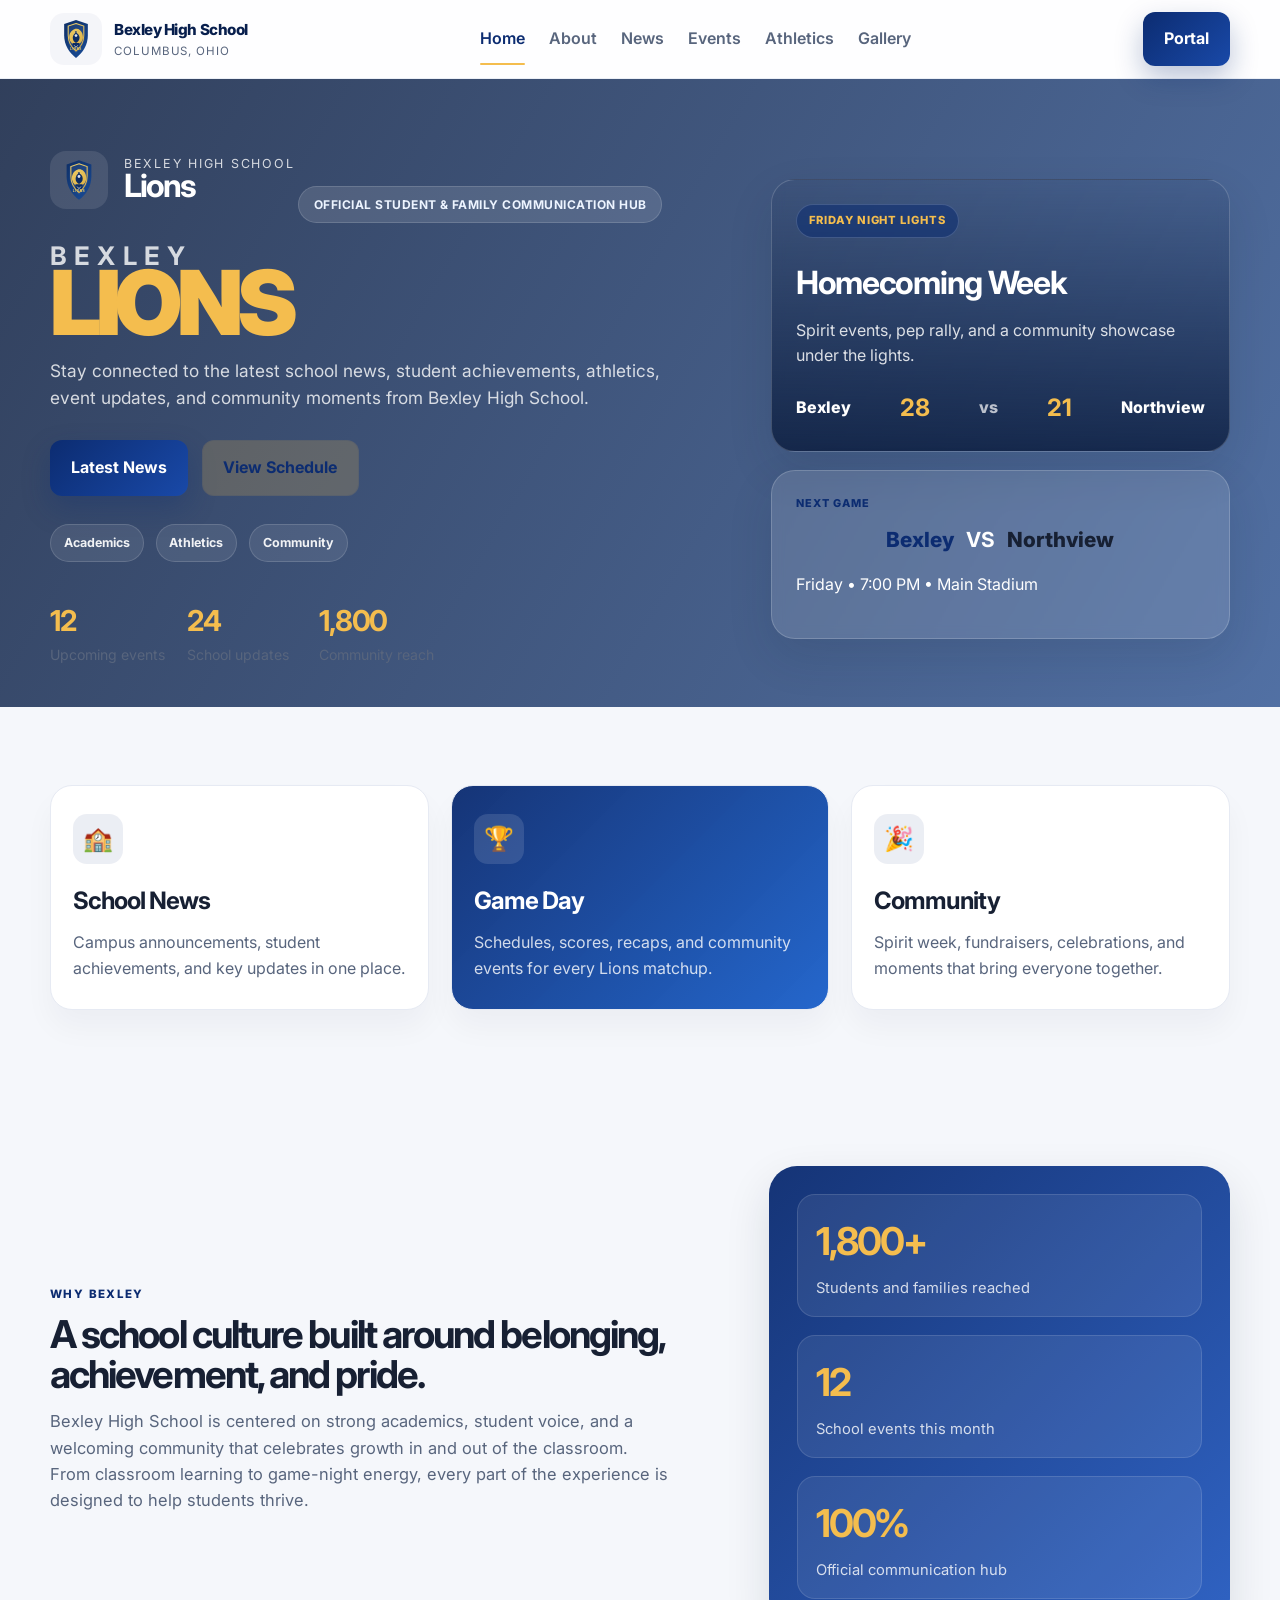
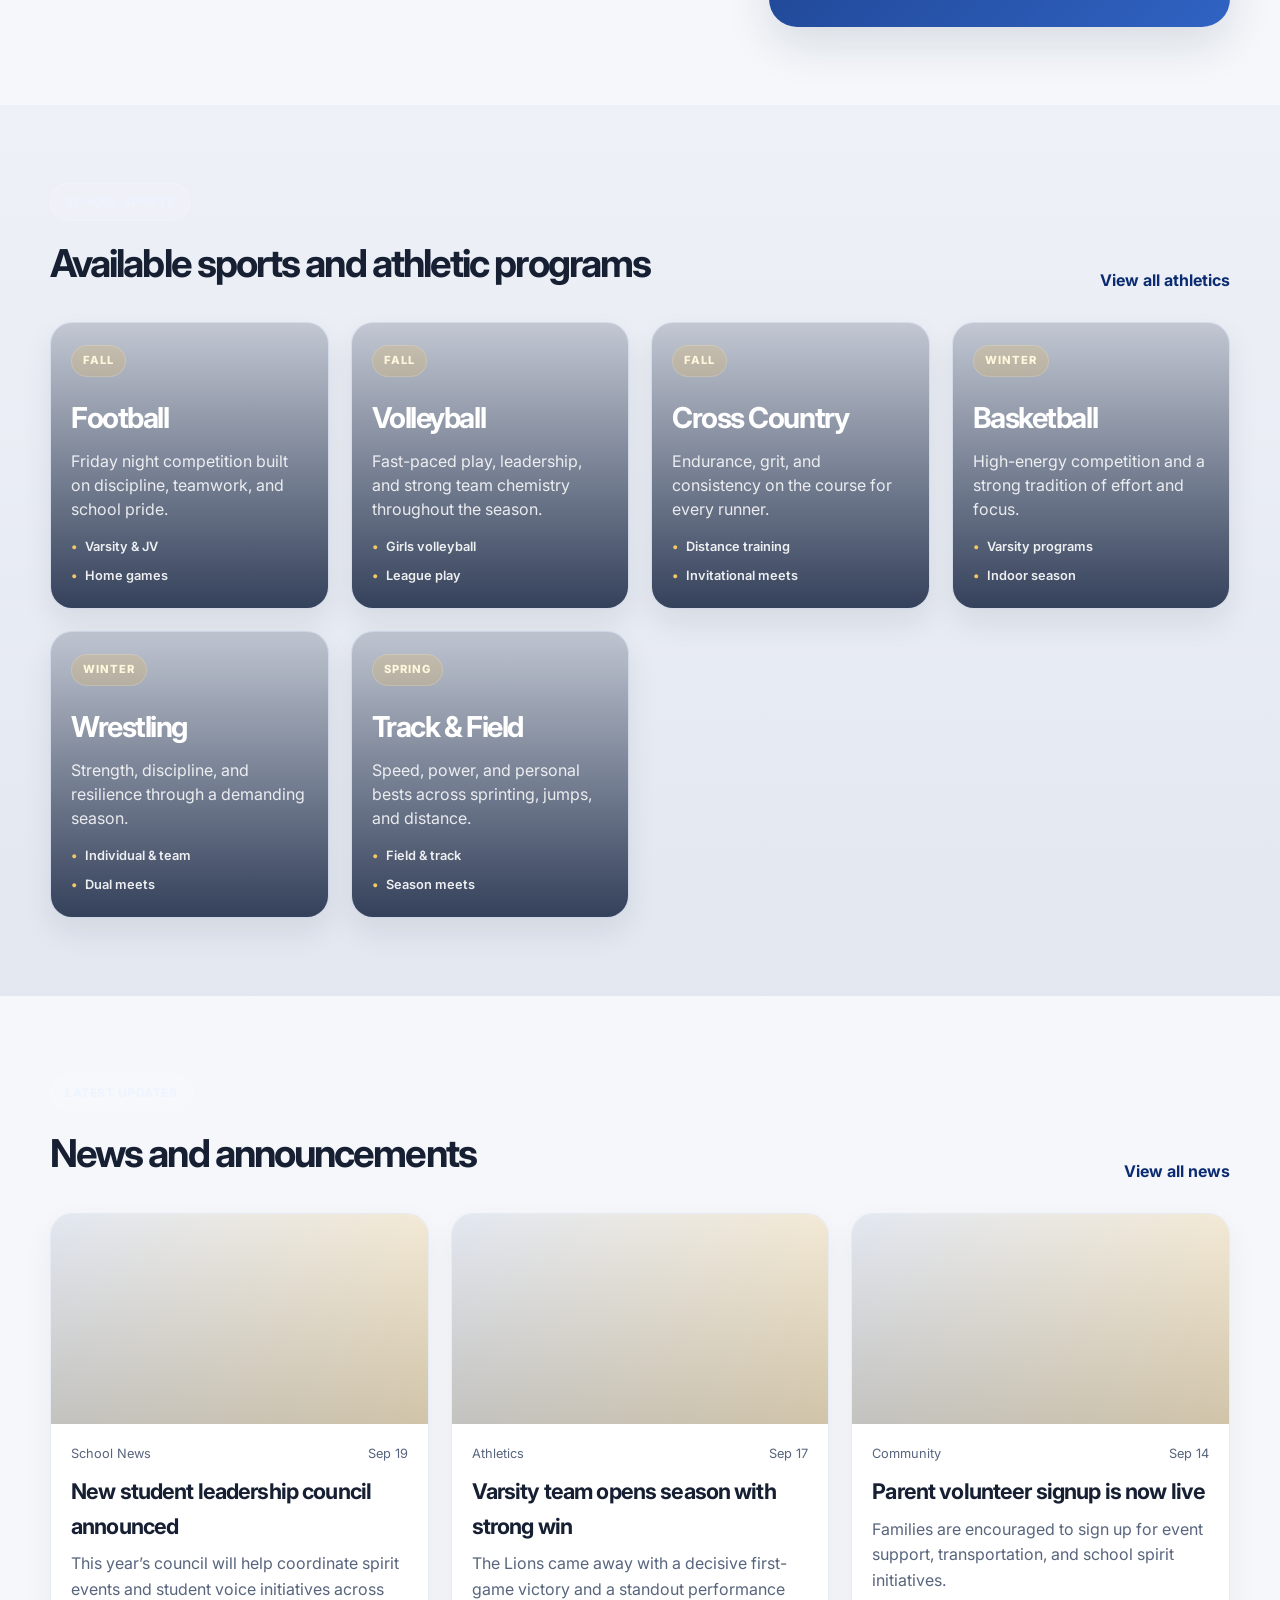
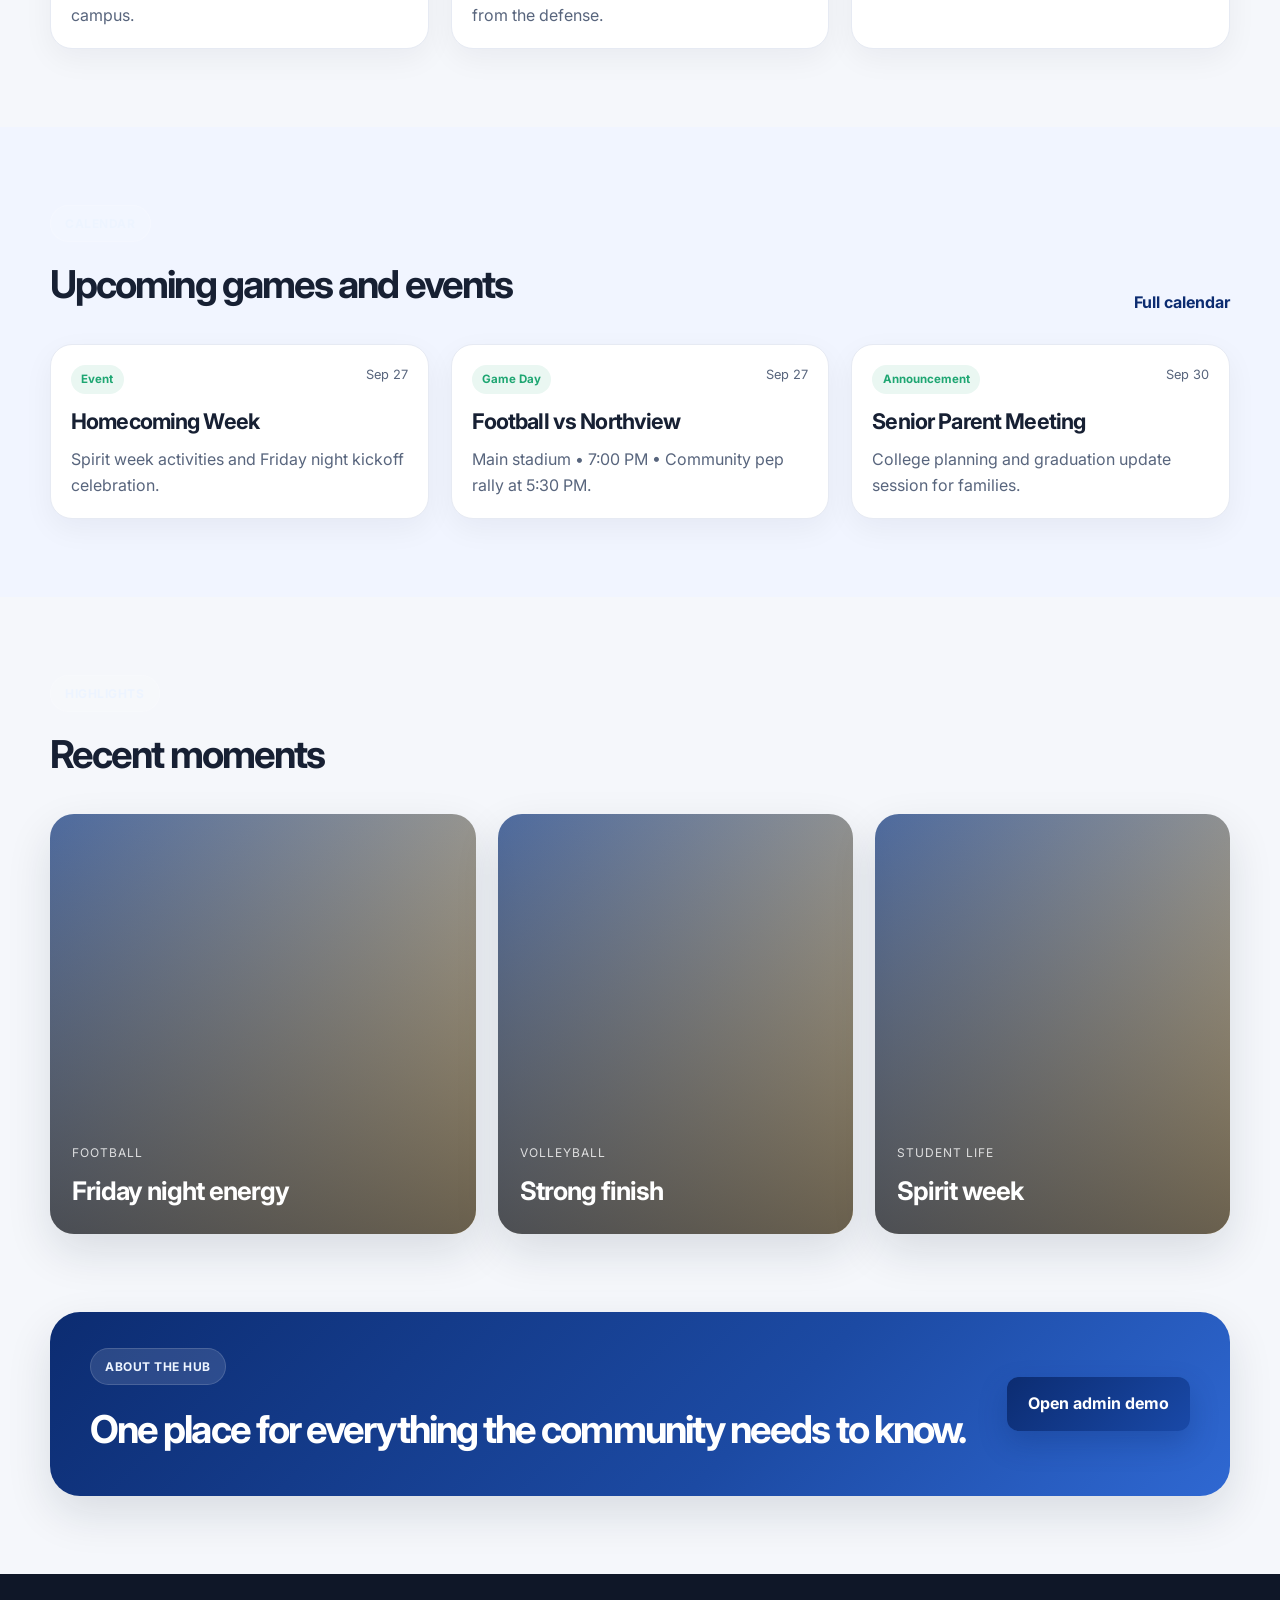
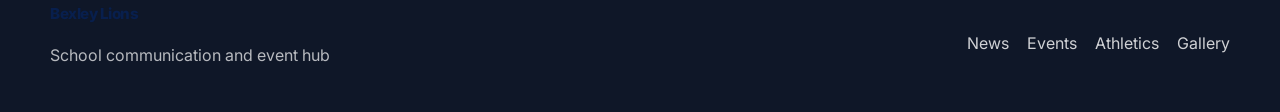
<file: bexley-lions/index.html>
<!DOCTYPE html>
<html lang="en">
  <head>
    <meta charset="UTF-8" />
    <meta name="viewport" content="width=device-width, initial-scale=1.0" />
    <title>Bexley High School | News & Events</title>
    <meta
      name="description"
      content="Official school news, athletic updates, and community announcements for Bexley High School in Columbus, Ohio."
    />
    <link rel="preconnect" href="https://fonts.googleapis.com" />
    <link rel="preconnect" href="https://fonts.gstatic.com" crossorigin />
    <link
      href="https://fonts.googleapis.com/css2?family=Inter:wght@400;500;600;700;800;900&display=swap"
      rel="stylesheet"
    />
    <link rel="stylesheet" href="styles.css?v=ff715a9" />
  </head>
  <body>
    <header class="site-header">
      <div class="container nav-wrap">
        <a class="brand" href="index.html" aria-label="Bexley High School home">
          <img src="assets/bexley-logo.svg" alt="Bexley High School logo" class="brand-mark" />
          <div>
            <span class="brand-name">Bexley High School</span>
            <small>Columbus, Ohio</small>
          </div>
        </a>

        <nav class="main-nav" aria-label="Main navigation">
          <a href="#home" class="active">Home</a>
          <a href="#about">About</a>
          <a href="#news">News</a>
          <a href="#events">Events</a>
          <a href="#sports">Athletics</a>
          <a href="#gallery">Gallery</a>
        </nav>

        <a class="nav-cta" href="admin.html">Portal</a>
      </div>
    </header>

    <main id="home">
      <section class="hero">
        <div class="container hero-grid">
          <div class="hero-copy">
            <div class="logo-row">
              <img src="assets/bexley-logo.svg" alt="Bexley High School logo" class="hero-logo" />
              <div class="mini-brand">
                <span>Bexley High School</span>
                <strong>Lions</strong>
              </div>
            </div>

            <span class="eyebrow">Official student & family communication hub</span>
            <h1>
              <span class="headline-small">Bexley</span>
              <span class="headline-large">LIONS</span>
            </h1>
            <p>
              Stay connected to the latest school news, student achievements, athletics,
              event updates, and community moments from Bexley High School.
            </p>

            <div class="hero-actions">
              <a class="button primary" href="#news">Latest News</a>
              <a class="button secondary" href="#events">View Schedule</a>
            </div>

            <div class="hero-badges" aria-label="School highlights">
              <span>Academics</span>
              <span>Athletics</span>
              <span>Community</span>
            </div>

            <ul class="hero-stats">
              <li><strong>12</strong><span>Upcoming events</span></li>
              <li><strong>24</strong><span>School updates</span></li>
              <li><strong>1,800</strong><span>Community reach</span></li>
            </ul>
          </div>

          <div class="hero-visual">
            <div class="visual-card highlight-card">
              <div class="visual-tag">Friday night lights</div>
              <h3>Homecoming Week</h3>
              <p>Spirit events, pep rally, and a community showcase under the lights.</p>
              <div class="score-row">
                <span>Bexley</span>
                <strong>28</strong>
                <em>vs</em>
                <strong>21</strong>
                <span>Northview</span>
              </div>
            </div>

            <div class="visual-card mini-panel">
              <div class="mini-label">Next Game</div>
              <div class="game-line">
                <span class="team">Bexley</span>
                <strong>VS</strong>
                <span class="team opponent">Northview</span>
              </div>
              <p>Friday • 7:00 PM • Main Stadium</p>
            </div>
          </div>
        </div>
      </section>

      <section class="section feature-band">
        <div class="container feature-grid">
          <article class="feature-box">
            <span class="feature-icon">🏫</span>
            <h3>School News</h3>
            <p>Campus announcements, student achievements, and key updates in one place.</p>
          </article>
          <article class="feature-box accent">
            <span class="feature-icon">🏆</span>
            <h3>Game Day</h3>
            <p>Schedules, scores, recaps, and community events for every Lions matchup.</p>
          </article>
          <article class="feature-box">
            <span class="feature-icon">🎉</span>
            <h3>Community</h3>
            <p>Spirit week, fundraisers, celebrations, and moments that bring everyone together.</p>
          </article>
        </div>
      </section>

      <section class="section spotlight-section">
        <div class="container spotlight-grid">
          <div class="spotlight-copy">
            <span class="section-kicker">Why Bexley</span>
            <h2>A school culture built around belonging, achievement, and pride.</h2>
            <p>
              Bexley High School is centered on strong academics, student voice, and a welcoming
              community that celebrates growth in and out of the classroom. From classroom learning
              to game-night energy, every part of the experience is designed to help students thrive.
            </p>
          </div>

          <div class="spotlight-panel">
            <div class="stat-stack">
              <div>
                <strong>1,800+</strong>
                <span>Students and families reached</span>
              </div>
              <div>
                <strong>12</strong>
                <span>School events this month</span>
              </div>
              <div>
                <strong>100%</strong>
                <span>Official communication hub</span>
              </div>
            </div>
          </div>
        </div>
      </section>

      <section class="section sports-section" id="sports">
        <div class="container">
          <div class="section-heading">
            <div>
              <span class="eyebrow">School sports</span>
              <h2>Available sports and athletic programs</h2>
            </div>
            <a href="athletics.html" class="text-link">View all athletics</a>
          </div>

          <div class="sports-grid">
            <article class="sport-card sport-football">
              <div class="sport-badge">Fall</div>
              <h3>Football</h3>
              <p>Friday night competition built on discipline, teamwork, and school pride.</p>
              <ul class="sport-meta">
                <li>Varsity & JV</li>
                <li>Home games</li>
              </ul>
            </article>

            <article class="sport-card sport-volleyball">
              <div class="sport-badge">Fall</div>
              <h3>Volleyball</h3>
              <p>Fast-paced play, leadership, and strong team chemistry throughout the season.</p>
              <ul class="sport-meta">
                <li>Girls volleyball</li>
                <li>League play</li>
              </ul>
            </article>

            <article class="sport-card sport-crosscountry">
              <div class="sport-badge">Fall</div>
              <h3>Cross Country</h3>
              <p>Endurance, grit, and consistency on the course for every runner.</p>
              <ul class="sport-meta">
                <li>Distance training</li>
                <li>Invitational meets</li>
              </ul>
            </article>

            <article class="sport-card sport-basketball">
              <div class="sport-badge">Winter</div>
              <h3>Basketball</h3>
              <p>High-energy competition and a strong tradition of effort and focus.</p>
              <ul class="sport-meta">
                <li>Varsity programs</li>
                <li>Indoor season</li>
              </ul>
            </article>

            <article class="sport-card sport-wrestling">
              <div class="sport-badge">Winter</div>
              <h3>Wrestling</h3>
              <p>Strength, discipline, and resilience through a demanding season.</p>
              <ul class="sport-meta">
                <li>Individual & team</li>
                <li>Dual meets</li>
              </ul>
            </article>

            <article class="sport-card sport-track">
              <div class="sport-badge">Spring</div>
              <h3>Track & Field</h3>
              <p>Speed, power, and personal bests across sprinting, jumps, and distance.</p>
              <ul class="sport-meta">
                <li>Field & track</li>
                <li>Season meets</li>
              </ul>
            </article>
          </div>
        </div>
      </section>

      <section class="section" id="news">
        <div class="container">
          <div class="section-heading">
            <div>
              <span class="eyebrow">Latest updates</span>
              <h2>News and announcements</h2>
            </div>
            <a href="#" class="text-link">View all news</a>
          </div>

          <div class="news-grid" id="newsGrid"></div>
        </div>
      </section>

      <section class="section alt-bg" id="events">
        <div class="container">
          <div class="section-heading">
            <div>
              <span class="eyebrow">Calendar</span>
              <h2>Upcoming games and events</h2>
            </div>
            <a href="#" class="text-link">Full calendar</a>
          </div>

          <div class="event-grid" id="eventGrid"></div>
        </div>
      </section>

      <section class="section" id="gallery">
        <div class="container">
          <div class="section-heading">
            <div>
              <span class="eyebrow">Highlights</span>
              <h2>Recent moments</h2>
            </div>
          </div>

          <div class="gallery-grid">
            <div class="gallery-card tall">
              <div class="gallery-overlay">
                <span>Football</span>
                <strong>Friday night energy</strong>
              </div>
            </div>
            <div class="gallery-card short">
              <div class="gallery-overlay">
                <span>Volleyball</span>
                <strong>Strong finish</strong>
              </div>
            </div>
            <div class="gallery-card short">
              <div class="gallery-overlay">
                <span>Student life</span>
                <strong>Spirit week</strong>
              </div>
            </div>
          </div>
        </div>
      </section>

      <section class="section cta-section" id="about">
        <div class="container cta-box">
          <div>
            <span class="eyebrow">About the hub</span>
            <h2>One place for everything the community needs to know.</h2>
          </div>
          <a href="admin.html" class="button primary">Open admin demo</a>
        </div>
      </section>
    </main>

    <footer class="footer">
      <div class="container footer-wrap">
        <div>
          <p class="brand-name">Bexley Lions</p>
          <p class="muted">School communication and event hub</p>
        </div>
        <div class="footer-links">
          <a href="#news">News</a>
          <a href="#events">Events</a>
          <a href="#sports">Athletics</a>
          <a href="#gallery">Gallery</a>
        </div>
      </div>
    </footer>

    <script src="script.js"></script>
  </body>
</html>
</file>
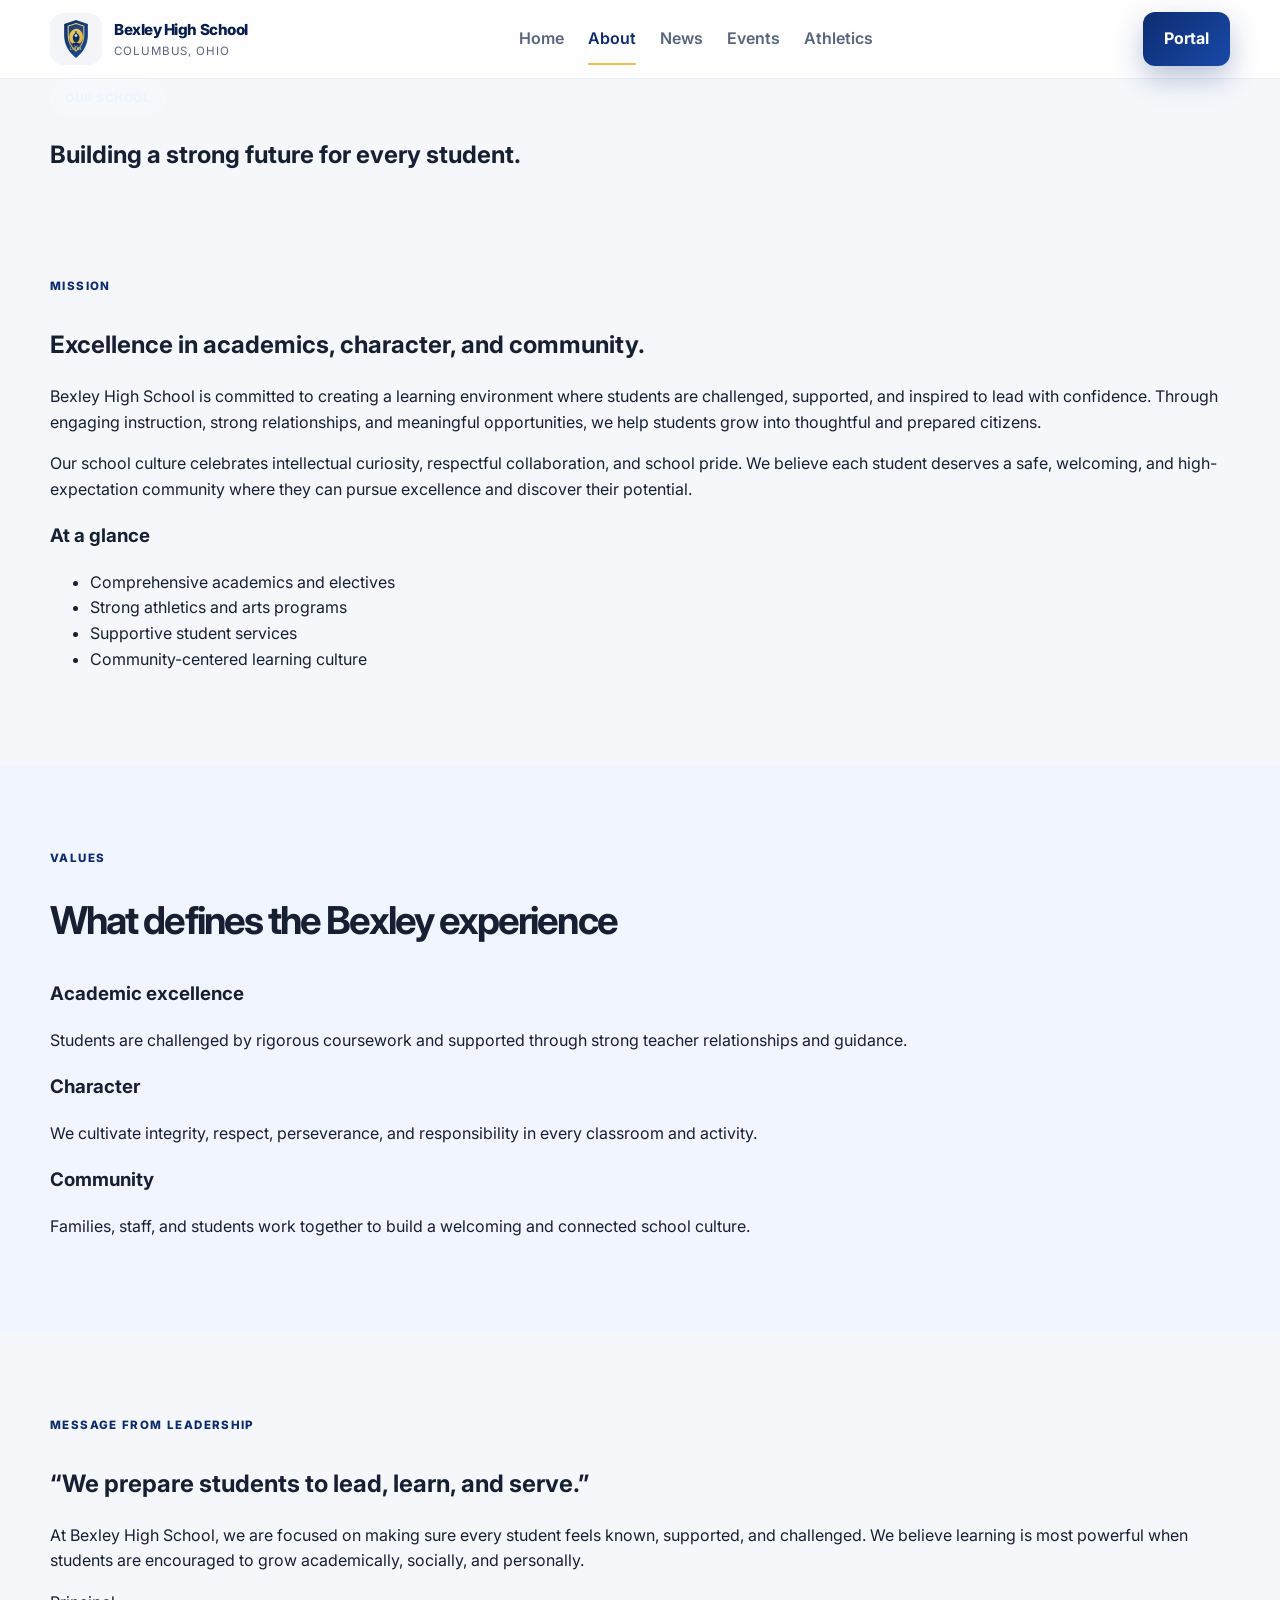
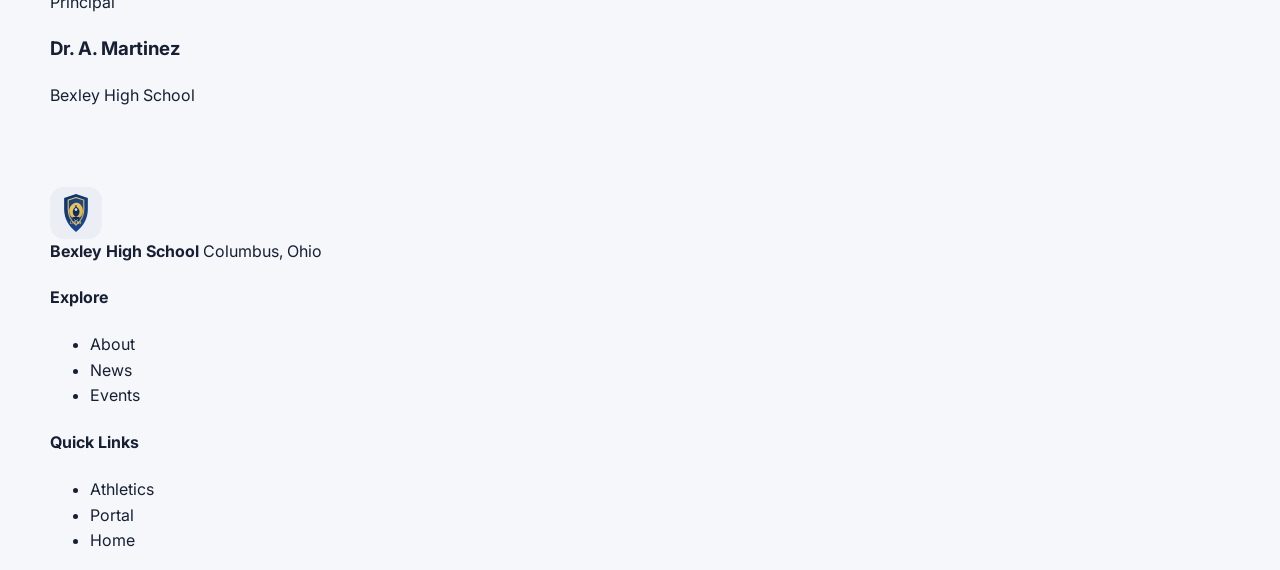
<file: bexley-lions/about.html>
<!DOCTYPE html>
<html lang="en">
  <head>
    <meta charset="UTF-8" />
    <meta name="viewport" content="width=device-width, initial-scale=1.0" />
    <title>About | Bexley High School</title>
    <meta name="description" content="Learn about Bexley High School in Columbus, Ohio, including our mission, academics, and community." />
    <link rel="preconnect" href="https://fonts.googleapis.com" />
    <link rel="preconnect" href="https://fonts.gstatic.com" crossorigin />
    <link href="https://fonts.googleapis.com/css2?family=Inter:wght@400;500;600;700;800;900&display=swap" rel="stylesheet" />
    <link rel="stylesheet" href="styles.css" />
  </head>
  <body>
    <header class="site-header">
      <div class="container nav-wrap">
        <a class="brand" href="index.html" aria-label="Bexley High School home">
          <img src="assets/bexley-logo.svg" alt="Bexley High School logo" class="brand-mark" />
          <div>
            <span class="brand-name">Bexley High School</span>
            <small>Columbus, Ohio</small>
          </div>
        </a>

        <nav class="main-nav" aria-label="Main navigation">
          <a href="index.html">Home</a>
          <a href="about.html" class="active">About</a>
          <a href="news.html">News</a>
          <a href="events.html">Events</a>
          <a href="athletics.html">Athletics</a>
        </nav>

        <a class="nav-cta" href="admin.html">Portal</a>
      </div>
    </header>

    <main>
      <section class="page-hero page-hero-sm about-hero">
        <div class="container narrow">
          <span class="eyebrow">Our school</span>
          <h1>Building a strong future for every student.</h1>
        </div>
      </section>

      <section class="section">
        <div class="container split-layout">
          <div>
            <span class="section-kicker">Mission</span>
            <h2>Excellence in academics, character, and community.</h2>
            <p>Bexley High School is committed to creating a learning environment where students are challenged, supported, and inspired to lead with confidence. Through engaging instruction, strong relationships, and meaningful opportunities, we help students grow into thoughtful and prepared citizens.</p>
            <p>Our school culture celebrates intellectual curiosity, respectful collaboration, and school pride. We believe each student deserves a safe, welcoming, and high-expectation community where they can pursue excellence and discover their potential.</p>
          </div>
          <div class="info-panel">
            <h3>At a glance</h3>
            <ul class="check-list">
              <li>Comprehensive academics and electives</li>
              <li>Strong athletics and arts programs</li>
              <li>Supportive student services</li>
              <li>Community-centered learning culture</li>
            </ul>
          </div>
        </div>
      </section>

      <section class="section alt-bg">
        <div class="container">
          <div class="section-heading left">
            <div>
              <span class="section-kicker">Values</span>
              <h2>What defines the Bexley experience</h2>
            </div>
          </div>

          <div class="value-grid">
            <article class="value-card">
              <h3>Academic excellence</h3>
              <p>Students are challenged by rigorous coursework and supported through strong teacher relationships and guidance.</p>
            </article>
            <article class="value-card">
              <h3>Character</h3>
              <p>We cultivate integrity, respect, perseverance, and responsibility in every classroom and activity.</p>
            </article>
            <article class="value-card">
              <h3>Community</h3>
              <p>Families, staff, and students work together to build a welcoming and connected school culture.</p>
            </article>
          </div>
        </div>
      </section>

      <section class="section">
        <div class="container">
          <div class="principal-box">
            <div class="principal-copy">
              <span class="section-kicker">Message from leadership</span>
              <h2>“We prepare students to lead, learn, and serve.”</h2>
              <p>At Bexley High School, we are focused on making sure every student feels known, supported, and challenged. We believe learning is most powerful when students are encouraged to grow academically, socially, and personally.</p>
            </div>
            <div class="principal-card">
              <p class="title">Principal</p>
              <h3>Dr. A. Martinez</h3>
              <span>Bexley High School</span>
            </div>
          </div>
        </div>
      </section>
    </main>

    <footer class="site-footer">
      <div class="container footer-grid">
        <div>
          <div class="footer-brand">
            <img src="assets/bexley-logo.svg" alt="Bexley High School logo" class="brand-mark small" />
            <div>
              <strong>Bexley High School</strong>
              <span>Columbus, Ohio</span>
            </div>
          </div>
        </div>
        <div>
          <h4>Explore</h4>
          <ul>
            <li><a href="about.html">About</a></li>
            <li><a href="news.html">News</a></li>
            <li><a href="events.html">Events</a></li>
          </ul>
        </div>
        <div>
          <h4>Quick Links</h4>
          <ul>
            <li><a href="athletics.html">Athletics</a></li>
            <li><a href="admin.html">Portal</a></li>
            <li><a href="index.html">Home</a></li>
          </ul>
        </div>
      </div>
    </footer>
  </body>
</html>
</file>
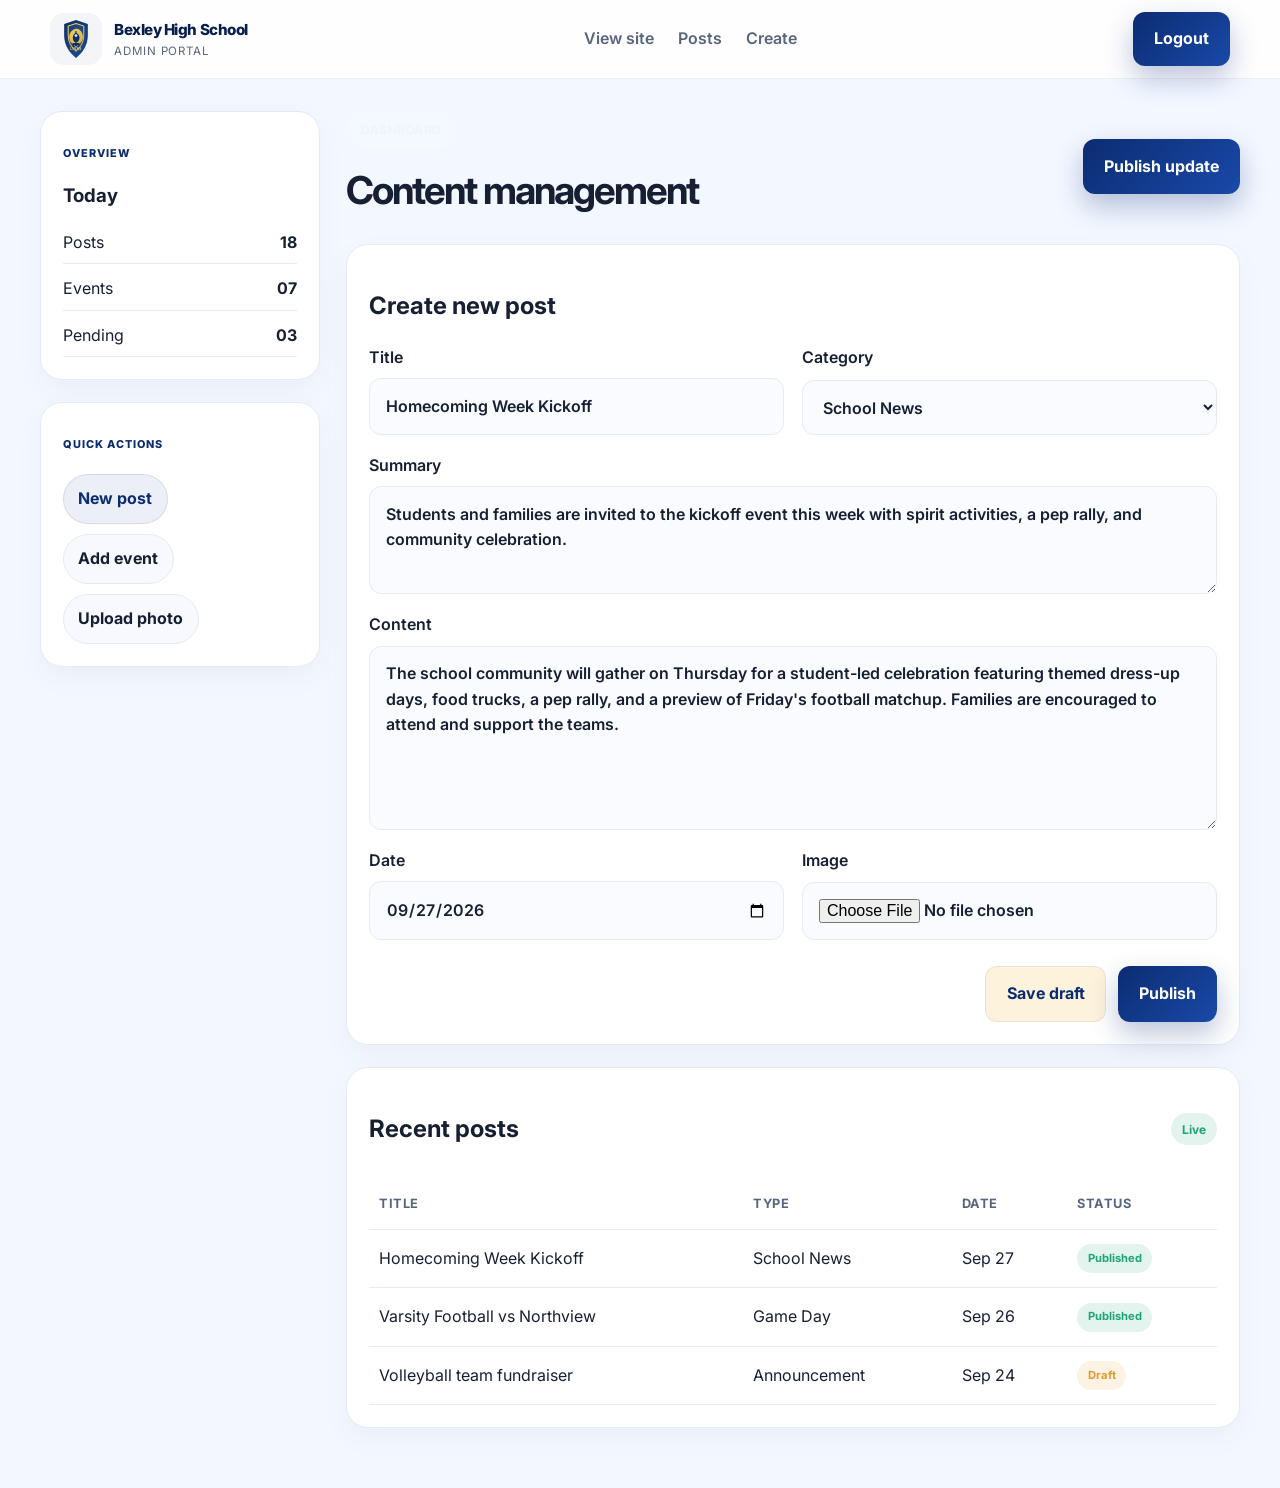
<file: bexley-lions/admin.html>
<!DOCTYPE html>
<html lang="en">
  <head>
    <meta charset="UTF-8" />
    <meta name="viewport" content="width=device-width, initial-scale=1.0" />
    <title>Admin Dashboard | Bexley Lions</title>
    <link rel="preconnect" href="https://fonts.googleapis.com" />
    <link rel="preconnect" href="https://fonts.gstatic.com" crossorigin />
    <link
      href="https://fonts.googleapis.com/css2?family=Inter:wght@400;500;600;700;800;900&display=swap"
      rel="stylesheet"
    />
    <link rel="stylesheet" href="styles.css" />
  </head>
  <body class="admin-body">
    <header class="site-header admin-topbar">
      <div class="container nav-wrap">
        <a class="brand" href="index.html" aria-label="Bexley High School home">
          <img src="assets/bexley-logo.svg" alt="Bexley High School logo" class="brand-mark" />
          <div>
            <span class="brand-name">Bexley High School</span>
            <small>Admin Portal</small>
          </div>
        </a>

        <nav class="main-nav">
          <a href="index.html">View site</a>
          <a href="#posts">Posts</a>
          <a href="#editor">Create</a>
        </nav>

        <a class="nav-cta" href="index.html">Logout</a>
      </div>
    </header>

    <main class="admin-shell">
      <aside class="admin-sidebar">
        <div class="sidebar-box">
          <p class="mini-label">Overview</p>
          <h3>Today</h3>
          <ul class="sidebar-stats">
            <li><span>Posts</span><strong>18</strong></li>
            <li><span>Events</span><strong>07</strong></li>
            <li><span>Pending</span><strong>03</strong></li>
          </ul>
        </div>

        <div class="sidebar-box quick-actions">
          <p class="mini-label">Quick actions</p>
          <button class="chip active">New post</button>
          <button class="chip">Add event</button>
          <button class="chip">Upload photo</button>
        </div>
      </aside>

      <section class="admin-content">
        <div class="admin-header">
          <div>
            <span class="eyebrow">Dashboard</span>
            <h1>Content management</h1>
          </div>
          <button class="button primary">Publish update</button>
        </div>

        <div class="editor-card" id="editor">
          <h2>Create new post</h2>
          <form class="editor-form">
            <div class="field-row">
              <label>
                Title
                <input type="text" value="Homecoming Week Kickoff" />
              </label>
              <label>
                Category
                <select>
                  <option>School News</option>
                  <option>Game Day</option>
                  <option>Announcements</option>
                </select>
              </label>
            </div>

            <label>
              Summary
              <textarea rows="3">Students and families are invited to the kickoff event this week with spirit activities, a pep rally, and community celebration.</textarea>
            </label>

            <label>
              Content
              <textarea rows="6">The school community will gather on Thursday for a student-led celebration featuring themed dress-up days, food trucks, a pep rally, and a preview of Friday's football matchup. Families are encouraged to attend and support the teams.</textarea>
            </label>

            <div class="field-row">
              <label>
                Date
                <input type="date" value="2026-09-27" />
              </label>
              <label>
                Image
                <input type="file" />
              </label>
            </div>

            <div class="form-actions">
              <button type="button" class="button secondary">Save draft</button>
              <button type="submit" class="button primary">Publish</button>
            </div>
          </form>
        </div>

        <div class="table-card" id="posts">
          <div class="table-header">
            <h2>Recent posts</h2>
            <span class="badge">Live</span>
          </div>

          <table>
            <thead>
              <tr>
                <th>Title</th>
                <th>Type</th>
                <th>Date</th>
                <th>Status</th>
              </tr>
            </thead>
            <tbody>
              <tr>
                <td>Homecoming Week Kickoff</td>
                <td>School News</td>
                <td>Sep 27</td>
                <td><span class="status success">Published</span></td>
              </tr>
              <tr>
                <td>Varsity Football vs Northview</td>
                <td>Game Day</td>
                <td>Sep 26</td>
                <td><span class="status success">Published</span></td>
              </tr>
              <tr>
                <td>Volleyball team fundraiser</td>
                <td>Announcement</td>
                <td>Sep 24</td>
                <td><span class="status warning">Draft</span></td>
              </tr>
            </tbody>
          </table>
        </div>
      </section>
    </main>

    <script src="script.js"></script>
  </body>
</html>
</file>
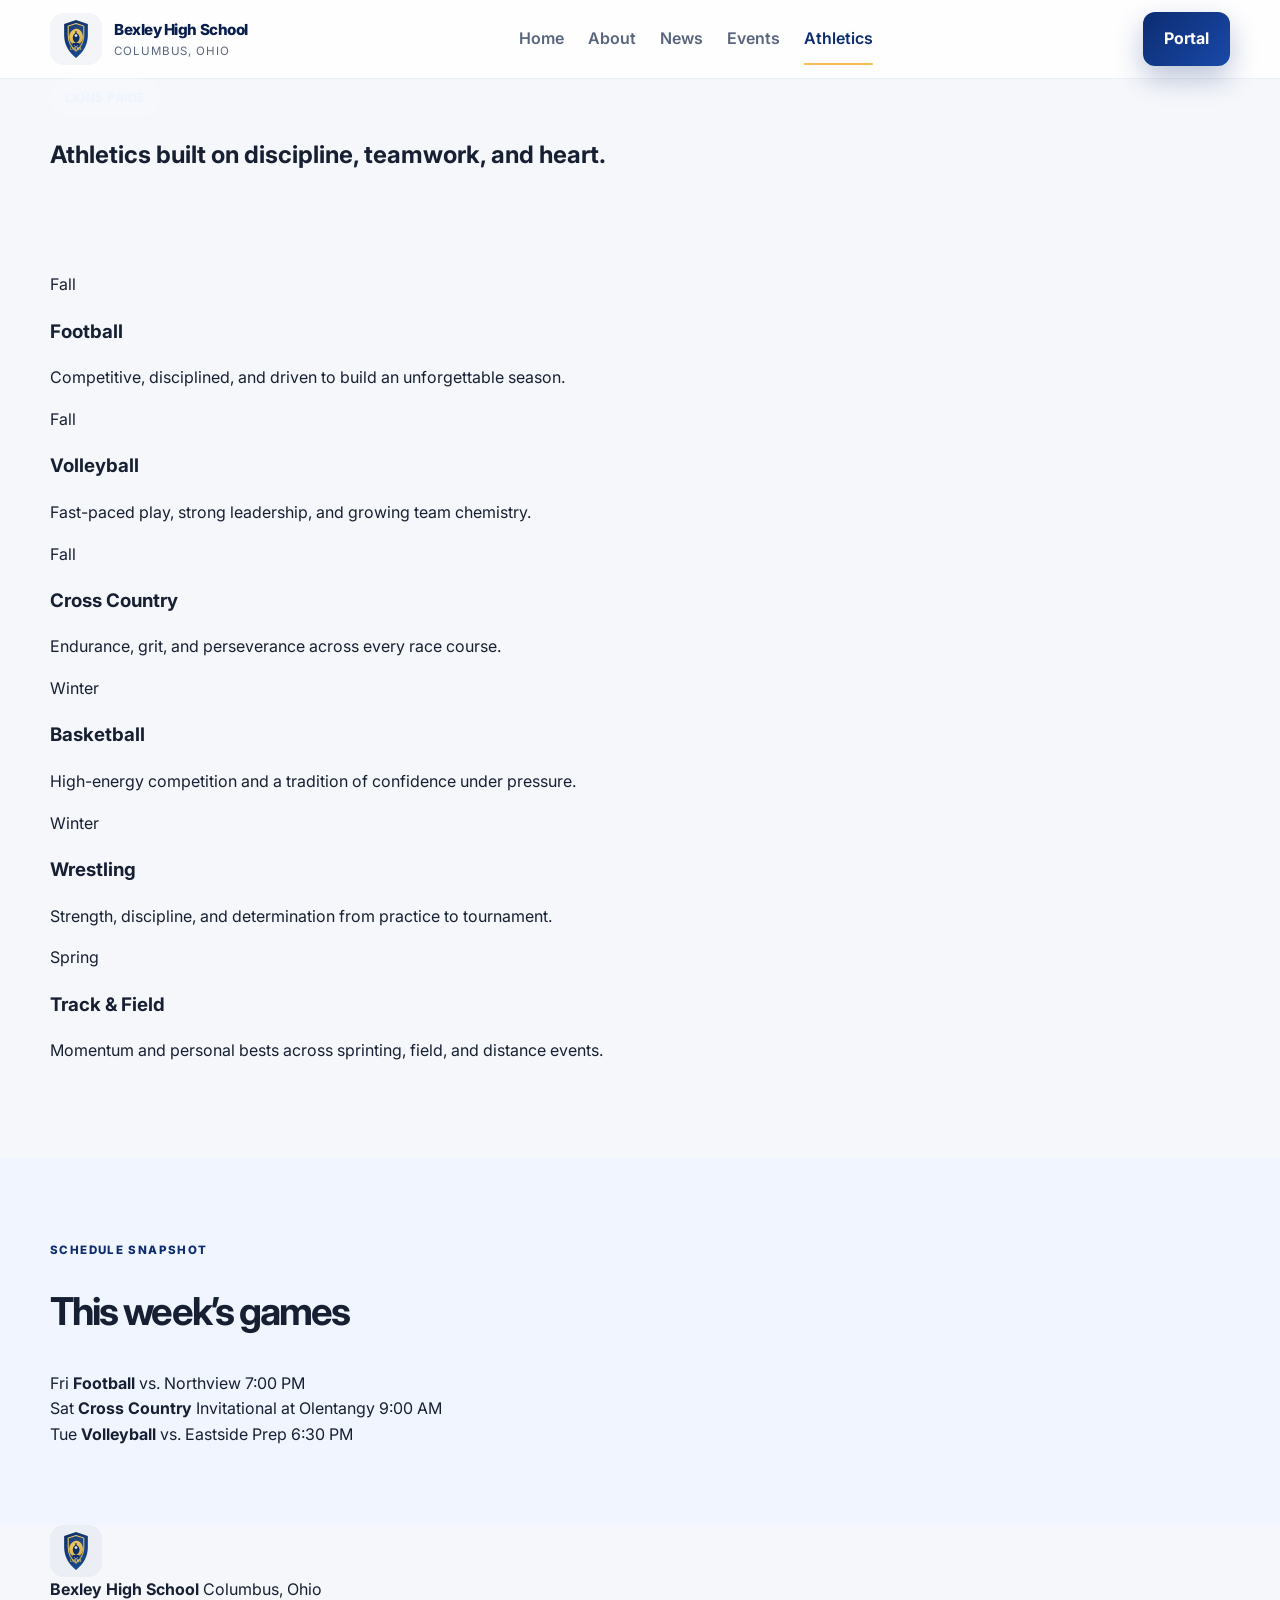
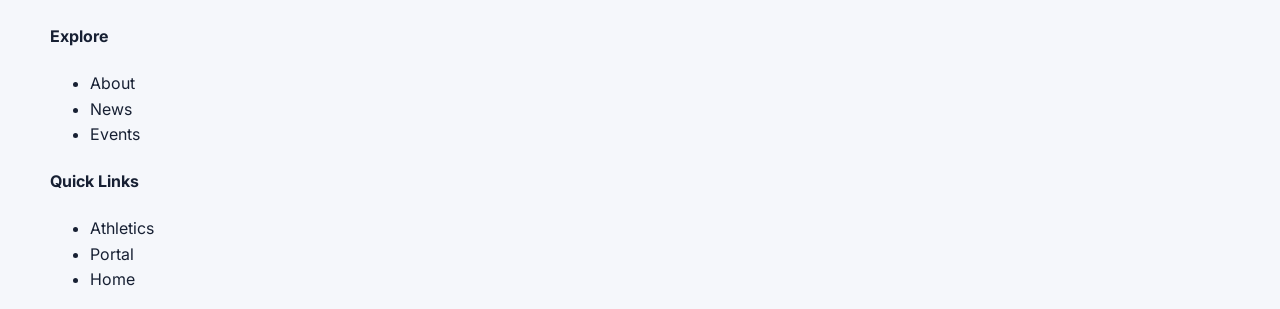
<file: bexley-lions/athletics.html>
<!DOCTYPE html>
<html lang="en">
  <head>
    <meta charset="UTF-8" />
    <meta name="viewport" content="width=device-width, initial-scale=1.0" />
    <title>Athletics | Bexley High School</title>
    <meta name="description" content="Athletics information for Bexley High School in Columbus, Ohio." />
    <link rel="preconnect" href="https://fonts.googleapis.com" />
    <link rel="preconnect" href="https://fonts.gstatic.com" crossorigin />
    <link href="https://fonts.googleapis.com/css2?family=Inter:wght@400;500;600;700;800;900&display=swap" rel="stylesheet" />
    <link rel="stylesheet" href="styles.css" />
  </head>
  <body>
    <header class="site-header">
      <div class="container nav-wrap">
        <a class="brand" href="index.html" aria-label="Bexley High School home">
          <img src="assets/bexley-logo.svg" alt="Bexley High School logo" class="brand-mark" />
          <div>
            <span class="brand-name">Bexley High School</span>
            <small>Columbus, Ohio</small>
          </div>
        </a>

        <nav class="main-nav" aria-label="Main navigation">
          <a href="index.html">Home</a>
          <a href="about.html">About</a>
          <a href="news.html">News</a>
          <a href="events.html">Events</a>
          <a href="athletics.html" class="active">Athletics</a>
        </nav>

        <a class="nav-cta" href="admin.html">Portal</a>
      </div>
    </header>

    <main>
      <section class="page-hero page-hero-sm athletics-hero">
        <div class="container narrow">
          <span class="eyebrow">Lions pride</span>
          <h1>Athletics built on discipline, teamwork, and heart.</h1>
        </div>
      </section>

      <section class="section">
        <div class="container">
          <div class="team-grid">
            <article class="team-card">
              <span class="team-label">Fall</span>
              <h3>Football</h3>
              <p>Competitive, disciplined, and driven to build an unforgettable season.</p>
            </article>
            <article class="team-card">
              <span class="team-label">Fall</span>
              <h3>Volleyball</h3>
              <p>Fast-paced play, strong leadership, and growing team chemistry.</p>
            </article>
            <article class="team-card">
              <span class="team-label">Fall</span>
              <h3>Cross Country</h3>
              <p>Endurance, grit, and perseverance across every race course.</p>
            </article>
            <article class="team-card">
              <span class="team-label">Winter</span>
              <h3>Basketball</h3>
              <p>High-energy competition and a tradition of confidence under pressure.</p>
            </article>
            <article class="team-card">
              <span class="team-label">Winter</span>
              <h3>Wrestling</h3>
              <p>Strength, discipline, and determination from practice to tournament.</p>
            </article>
            <article class="team-card">
              <span class="team-label">Spring</span>
              <h3>Track & Field</h3>
              <p>Momentum and personal bests across sprinting, field, and distance events.</p>
            </article>
          </div>
        </div>
      </section>

      <section class="section alt-bg">
        <div class="container">
          <div class="section-heading left">
            <div>
              <span class="section-kicker">Schedule snapshot</span>
              <h2>This week’s games</h2>
            </div>
          </div>

          <div class="schedule-list">
            <div class="schedule-row">
              <span class="day">Fri</span>
              <strong>Football</strong>
              <span>vs. Northview</span>
              <span>7:00 PM</span>
            </div>
            <div class="schedule-row">
              <span class="day">Sat</span>
              <strong>Cross Country</strong>
              <span>Invitational at Olentangy</span>
              <span>9:00 AM</span>
            </div>
            <div class="schedule-row">
              <span class="day">Tue</span>
              <strong>Volleyball</strong>
              <span>vs. Eastside Prep</span>
              <span>6:30 PM</span>
            </div>
          </div>
        </div>
      </section>
    </main>

    <footer class="site-footer">
      <div class="container footer-grid">
        <div>
          <div class="footer-brand">
            <img src="assets/bexley-logo.svg" alt="Bexley High School logo" class="brand-mark small" />
            <div>
              <strong>Bexley High School</strong>
              <span>Columbus, Ohio</span>
            </div>
          </div>
        </div>
        <div>
          <h4>Explore</h4>
          <ul>
            <li><a href="about.html">About</a></li>
            <li><a href="news.html">News</a></li>
            <li><a href="events.html">Events</a></li>
          </ul>
        </div>
        <div>
          <h4>Quick Links</h4>
          <ul>
            <li><a href="athletics.html">Athletics</a></li>
            <li><a href="admin.html">Portal</a></li>
            <li><a href="index.html">Home</a></li>
          </ul>
        </div>
      </div>
    </footer>
  </body>
</html>
</file>
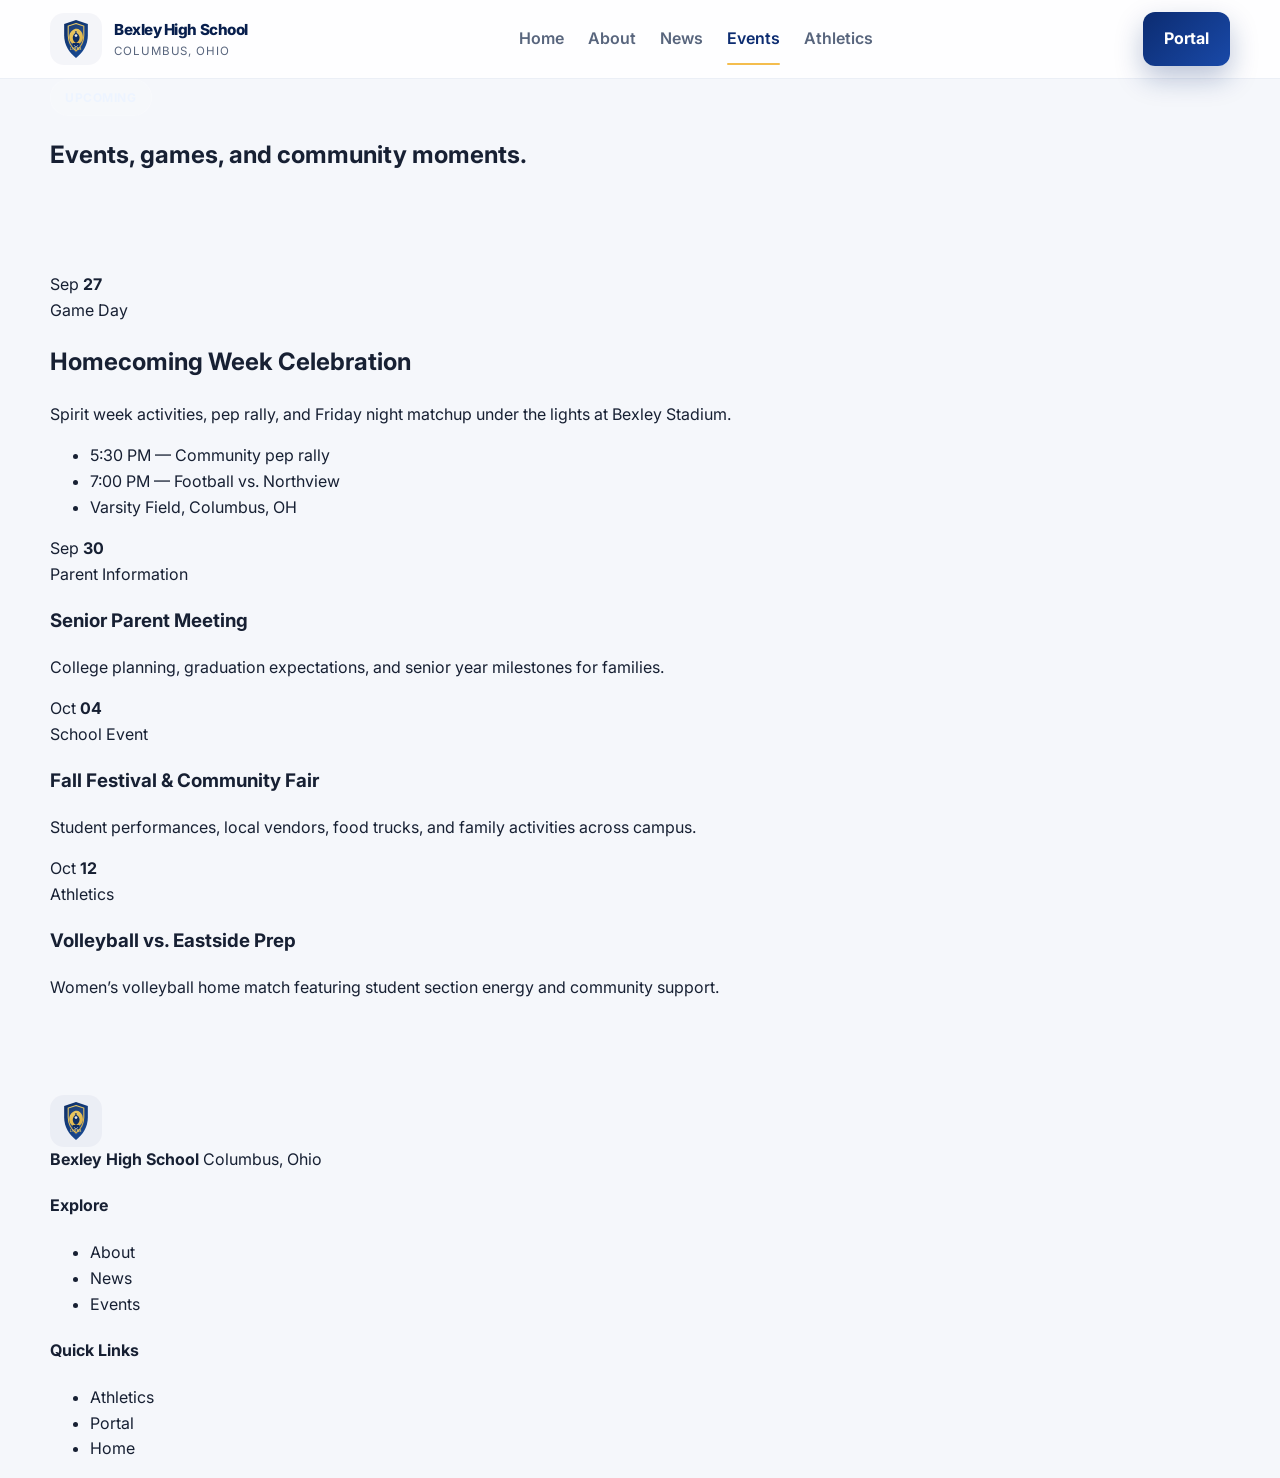
<file: bexley-lions/events.html>
<!DOCTYPE html>
<html lang="en">
  <head>
    <meta charset="UTF-8" />
    <meta name="viewport" content="width=device-width, initial-scale=1.0" />
    <title>Events | Bexley High School</title>
    <meta name="description" content="Upcoming school events, game days, and community activities at Bexley High School in Columbus, Ohio." />
    <link rel="preconnect" href="https://fonts.googleapis.com" />
    <link rel="preconnect" href="https://fonts.gstatic.com" crossorigin />
    <link href="https://fonts.googleapis.com/css2?family=Inter:wght@400;500;600;700;800;900&display=swap" rel="stylesheet" />
    <link rel="stylesheet" href="styles.css" />
  </head>
  <body>
    <header class="site-header">
      <div class="container nav-wrap">
        <a class="brand" href="index.html" aria-label="Bexley High School home">
          <img src="assets/bexley-logo.svg" alt="Bexley High School logo" class="brand-mark" />
          <div>
            <span class="brand-name">Bexley High School</span>
            <small>Columbus, Ohio</small>
          </div>
        </a>

        <nav class="main-nav" aria-label="Main navigation">
          <a href="index.html">Home</a>
          <a href="about.html">About</a>
          <a href="news.html">News</a>
          <a href="events.html" class="active">Events</a>
          <a href="athletics.html">Athletics</a>
        </nav>

        <a class="nav-cta" href="admin.html">Portal</a>
      </div>
    </header>

    <main>
      <section class="page-hero page-hero-sm events-hero">
        <div class="container narrow">
          <span class="eyebrow">Upcoming</span>
          <h1>Events, games, and community moments.</h1>
        </div>
      </section>

      <section class="section">
        <div class="container">
          <div class="event-list">
            <article class="event-entry featured-event">
              <div class="event-date">
                <span>Sep</span>
                <strong>27</strong>
              </div>
              <div class="event-copy">
                <span class="event-tag">Game Day</span>
                <h2>Homecoming Week Celebration</h2>
                <p>Spirit week activities, pep rally, and Friday night matchup under the lights at Bexley Stadium.</p>
                <ul>
                  <li>5:30 PM — Community pep rally</li>
                  <li>7:00 PM — Football vs. Northview</li>
                  <li>Varsity Field, Columbus, OH</li>
                </ul>
              </div>
            </article>

            <article class="event-entry">
              <div class="event-date">
                <span>Sep</span>
                <strong>30</strong>
              </div>
              <div class="event-copy">
                <span class="event-tag">Parent Information</span>
                <h3>Senior Parent Meeting</h3>
                <p>College planning, graduation expectations, and senior year milestones for families.</p>
              </div>
            </article>

            <article class="event-entry">
              <div class="event-date">
                <span>Oct</span>
                <strong>04</strong>
              </div>
              <div class="event-copy">
                <span class="event-tag">School Event</span>
                <h3>Fall Festival & Community Fair</h3>
                <p>Student performances, local vendors, food trucks, and family activities across campus.</p>
              </div>
            </article>

            <article class="event-entry">
              <div class="event-date">
                <span>Oct</span>
                <strong>12</strong>
              </div>
              <div class="event-copy">
                <span class="event-tag">Athletics</span>
                <h3>Volleyball vs. Eastside Prep</h3>
                <p>Women’s volleyball home match featuring student section energy and community support.</p>
              </div>
            </article>
          </div>
        </div>
      </section>
    </main>

    <footer class="site-footer">
      <div class="container footer-grid">
        <div>
          <div class="footer-brand">
            <img src="assets/bexley-logo.svg" alt="Bexley High School logo" class="brand-mark small" />
            <div>
              <strong>Bexley High School</strong>
              <span>Columbus, Ohio</span>
            </div>
          </div>
        </div>
        <div>
          <h4>Explore</h4>
          <ul>
            <li><a href="about.html">About</a></li>
            <li><a href="news.html">News</a></li>
            <li><a href="events.html">Events</a></li>
          </ul>
        </div>
        <div>
          <h4>Quick Links</h4>
          <ul>
            <li><a href="athletics.html">Athletics</a></li>
            <li><a href="admin.html">Portal</a></li>
            <li><a href="index.html">Home</a></li>
          </ul>
        </div>
      </div>
    </footer>
  </body>
</html>
</file>
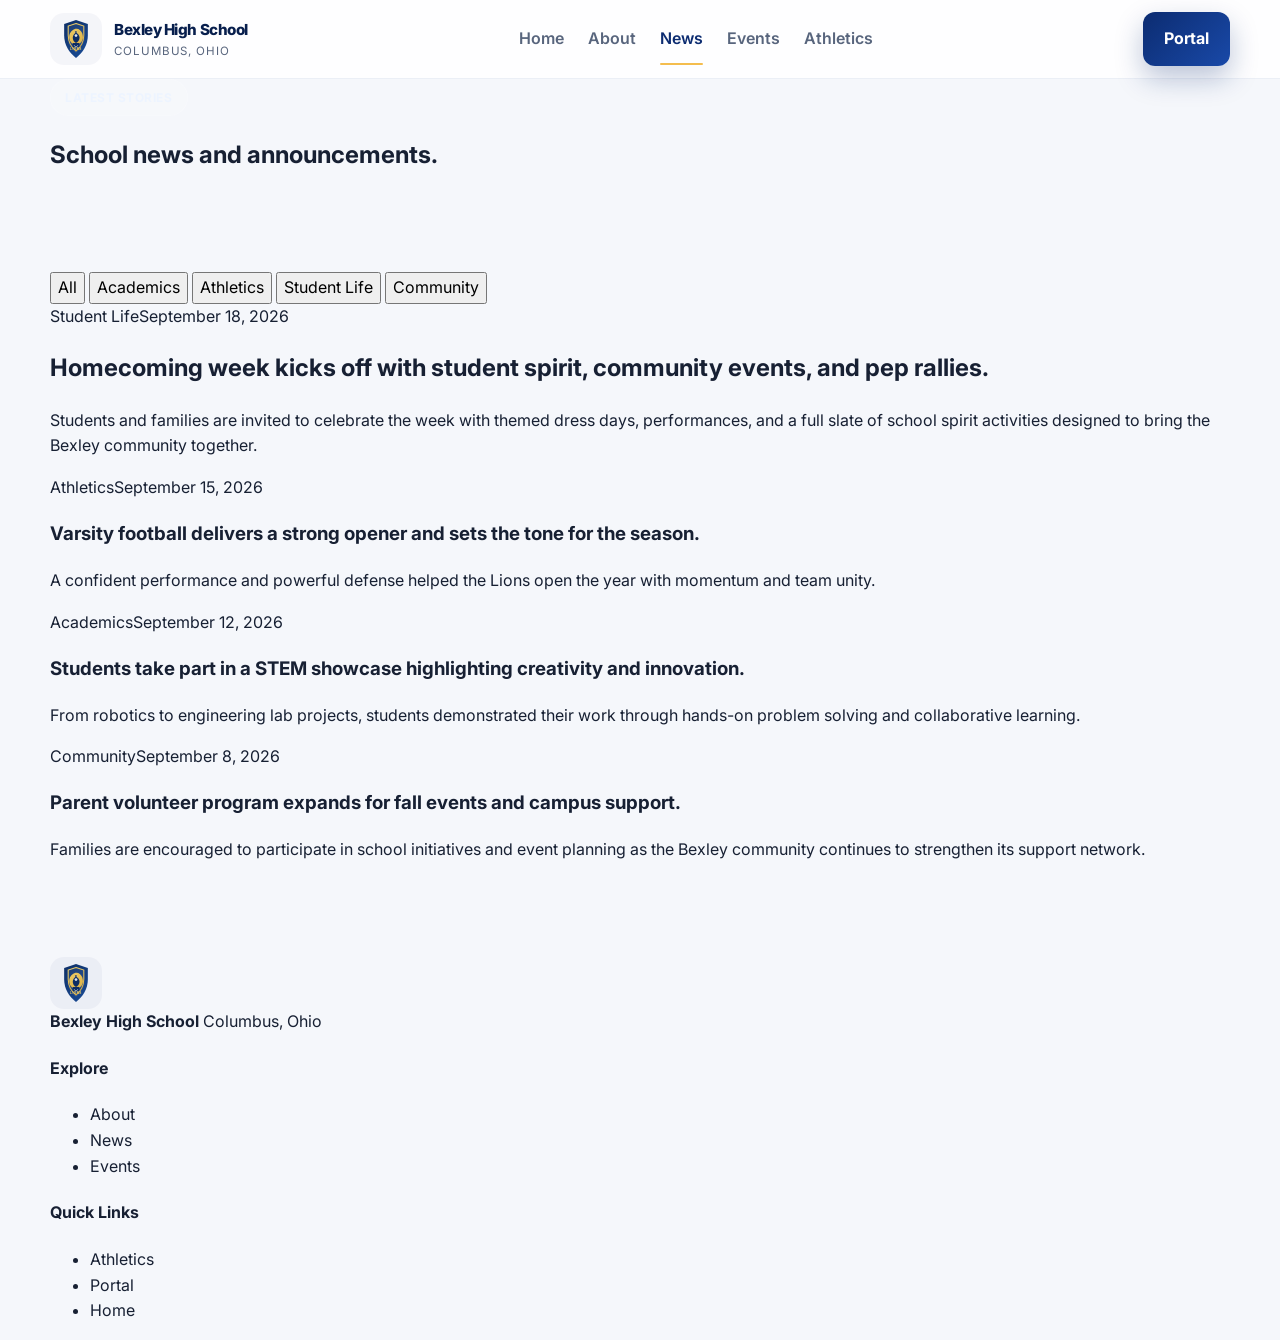
<file: bexley-lions/news.html>
<!DOCTYPE html>
<html lang="en">
  <head>
    <meta charset="UTF-8" />
    <meta name="viewport" content="width=device-width, initial-scale=1.0" />
    <title>News | Bexley High School</title>
    <meta name="description" content="Latest news and announcements from Bexley High School in Columbus, Ohio." />
    <link rel="preconnect" href="https://fonts.googleapis.com" />
    <link rel="preconnect" href="https://fonts.gstatic.com" crossorigin />
    <link href="https://fonts.googleapis.com/css2?family=Inter:wght@400;500;600;700;800;900&display=swap" rel="stylesheet" />
    <link rel="stylesheet" href="styles.css" />
  </head>
  <body>
    <header class="site-header">
      <div class="container nav-wrap">
        <a class="brand" href="index.html" aria-label="Bexley High School home">
          <img src="assets/bexley-logo.svg" alt="Bexley High School logo" class="brand-mark" />
          <div>
            <span class="brand-name">Bexley High School</span>
            <small>Columbus, Ohio</small>
          </div>
        </a>

        <nav class="main-nav" aria-label="Main navigation">
          <a href="index.html">Home</a>
          <a href="about.html">About</a>
          <a href="news.html" class="active">News</a>
          <a href="events.html">Events</a>
          <a href="athletics.html">Athletics</a>
        </nav>

        <a class="nav-cta" href="admin.html">Portal</a>
      </div>
    </header>

    <main>
      <section class="page-hero page-hero-sm news-hero">
        <div class="container narrow">
          <span class="eyebrow">Latest stories</span>
          <h1>School news and announcements.</h1>
        </div>
      </section>

      <section class="section">
        <div class="container">
          <div class="filter-row">
            <button class="filter-chip active">All</button>
            <button class="filter-chip">Academics</button>
            <button class="filter-chip">Athletics</button>
            <button class="filter-chip">Student Life</button>
            <button class="filter-chip">Community</button>
          </div>

          <div class="news-list">
            <article class="story-card large-story">
              <div class="story-image story-one"></div>
              <div class="story-copy">
                <div class="story-meta"><span>Student Life</span><time>September 18, 2026</time></div>
                <h2>Homecoming week kicks off with student spirit, community events, and pep rallies.</h2>
                <p>Students and families are invited to celebrate the week with themed dress days, performances, and a full slate of school spirit activities designed to bring the Bexley community together.</p>
              </div>
            </article>

            <article class="story-card">
              <div class="story-image story-two"></div>
              <div class="story-copy">
                <div class="story-meta"><span>Athletics</span><time>September 15, 2026</time></div>
                <h3>Varsity football delivers a strong opener and sets the tone for the season.</h3>
                <p>A confident performance and powerful defense helped the Lions open the year with momentum and team unity.</p>
              </div>
            </article>

            <article class="story-card">
              <div class="story-image story-three"></div>
              <div class="story-copy">
                <div class="story-meta"><span>Academics</span><time>September 12, 2026</time></div>
                <h3>Students take part in a STEM showcase highlighting creativity and innovation.</h3>
                <p>From robotics to engineering lab projects, students demonstrated their work through hands-on problem solving and collaborative learning.</p>
              </div>
            </article>

            <article class="story-card">
              <div class="story-image story-four"></div>
              <div class="story-copy">
                <div class="story-meta"><span>Community</span><time>September 8, 2026</time></div>
                <h3>Parent volunteer program expands for fall events and campus support.</h3>
                <p>Families are encouraged to participate in school initiatives and event planning as the Bexley community continues to strengthen its support network.</p>
              </div>
            </article>
          </div>
        </div>
      </section>
    </main>

    <footer class="site-footer">
      <div class="container footer-grid">
        <div>
          <div class="footer-brand">
            <img src="assets/bexley-logo.svg" alt="Bexley High School logo" class="brand-mark small" />
            <div>
              <strong>Bexley High School</strong>
              <span>Columbus, Ohio</span>
            </div>
          </div>
        </div>
        <div>
          <h4>Explore</h4>
          <ul>
            <li><a href="about.html">About</a></li>
            <li><a href="news.html">News</a></li>
            <li><a href="events.html">Events</a></li>
          </ul>
        </div>
        <div>
          <h4>Quick Links</h4>
          <ul>
            <li><a href="athletics.html">Athletics</a></li>
            <li><a href="admin.html">Portal</a></li>
            <li><a href="index.html">Home</a></li>
          </ul>
        </div>
      </div>
    </footer>
  </body>
</html>
</file>
<file: bexley-lions/styles.css>
:root {
  --bg: #f5f7fb;
  --panel: #ffffff;
  --panel-alt: #edf2ff;
  --line: #e6eaf3;
  --text: #172033;
  --muted: #58657d;
  --primary: #0c2c71;
  --primary-strong: #081f4d;
  --secondary: #f4bd4e;
  --secondary-strong: #d99a1f;
  --success: #1ea672;
  --warning: #e39a2b;
  --shadow: 0 18px 45px rgba(18, 32, 53, 0.12);
}

* {
  box-sizing: border-box;
}

html {
  scroll-behavior: smooth;
}

body {
  margin: 0;
  font-family: "Inter", sans-serif;
  background: var(--bg);
  color: var(--text);
  line-height: 1.6;
}

img {
  max-width: 100%;
  display: block;
}

a {
  color: inherit;
  text-decoration: none;
}

button,
input,
select,
textarea {
  font: inherit;
}

.container {
  width: min(1180px, calc(100% - 32px));
  margin: 0 auto;
}

.site-header {
  position: sticky;
  top: 0;
  z-index: 20;
  backdrop-filter: blur(10px);
  background: rgba(255, 255, 255, 0.86);
  border-bottom: 1px solid rgba(17, 61, 140, 0.08);
}

.nav-wrap {
  display: flex;
  align-items: center;
  justify-content: space-between;
  min-height: 78px;
  gap: 16px;
}

.brand {
  display: flex;
  align-items: center;
  gap: 12px;
  min-width: 0;
}

.brand-mark {
  width: 52px;
  height: 52px;
  border-radius: 14px;
  display: block;
  object-fit: contain;
  background: rgba(12, 44, 113, 0.04);
  padding: 4px;
}

.brand-name {
  display: block;
  margin: 0;
  font-weight: 800;
  letter-spacing: -0.03em;
  color: var(--primary-strong);
  font-size: 0.95rem;
}

.brand small {
  display: block;
  color: var(--muted);
  font-size: 0.72rem;
  letter-spacing: 0.08em;
  text-transform: uppercase;
}

.main-nav {
  display: flex;
  align-items: center;
  gap: 24px;
  color: var(--muted);
  font-weight: 600;
}

.main-nav a {
  position: relative;
  padding: 0.3rem 0;
  transition: color 0.2s ease;
}

.main-nav a.active,
.main-nav a:hover,
.footer-links a:hover,
.text-link:hover {
  color: var(--primary);
}

.main-nav a.active::after {
  content: "";
  position: absolute;
  left: 0;
  right: 0;
  bottom: -8px;
  height: 2px;
  border-radius: 999px;
  background: var(--secondary);
}

.nav-cta,
.button {
  display: inline-flex;
  align-items: center;
  justify-content: center;
  border: none;
  border-radius: 12px;
  padding: 0.9rem 1.3rem;
  font-weight: 700;
  transition: transform 0.2s ease, box-shadow 0.2s ease;
  cursor: pointer;
}

.nav-cta,
.button.primary {
  background: linear-gradient(135deg, var(--primary), #1949a8);
  color: white;
  box-shadow: 0 12px 28px rgba(12, 44, 113, 0.28);
}

.button.secondary {
  background: rgba(244, 189, 78, 0.2);
  color: var(--primary);
  border: 1px solid rgba(12, 44, 113, 0.08);
}

.nav-cta:hover,
.button:hover {
  transform: translateY(-1px);
}

.hero {
  padding: 72px 0 40px;
  background:
    linear-gradient(120deg, rgba(9, 26, 59, 0.83), rgba(18, 60, 130, 0.72)),
    url('https://images.unsplash.com/photo-1547347298-4074fc3086f0?auto=format&fit=crop&w=1200&q=80') center/cover no-repeat;
  color: white;
}

.hero-grid {
  display: grid;
  grid-template-columns: 1.2fr 0.8fr;
  gap: 32px;
  align-items: center;
}

.logo-row {
  display: inline-flex;
  align-items: center;
  gap: 16px;
  margin-bottom: 18px;
}

.hero-logo {
  width: 58px;
  height: 58px;
  object-fit: contain;
  border-radius: 16px;
  background: rgba(255, 255, 255, 0.1);
  padding: 6px;
}

.crest {
  width: 62px;
  height: 62px;
  border-radius: 18px;
  display: grid;
  place-items: center;
  background: linear-gradient(135deg, var(--secondary), #ffd86b);
  color: var(--primary-strong);
  font-weight: 900;
  letter-spacing: 0.08em;
  box-shadow: 0 10px 24px rgba(244, 189, 78, 0.38);
}

.mini-brand {
  display: flex;
  flex-direction: column;
  line-height: 1;
}

.mini-brand span {
  font-size: 0.78rem;
  text-transform: uppercase;
  letter-spacing: 0.14em;
  opacity: 0.8;
}

.mini-brand strong {
  font-size: 2rem;
  letter-spacing: -0.06em;
}

.eyebrow {
  display: inline-flex;
  padding: 0.5rem 0.9rem;
  border-radius: 999px;
  background: rgba(255, 255, 255, 0.12);
  border: 1px solid rgba(255, 255, 255, 0.14);
  color: #edf4ff;
  font-weight: 700;
  font-size: 0.75rem;
  letter-spacing: 0.04em;
  text-transform: uppercase;
}

.hero-copy h1 {
  margin: 18px 0 16px;
  display: flex;
  flex-direction: column;
  gap: 0;
  line-height: 0.82;
}

.headline-small {
  font-size: clamp(1.2rem, 2vw, 2.1rem);
  letter-spacing: 0.28em;
  color: rgba(255, 255, 255, 0.8);
  text-transform: uppercase;
  font-weight: 700;
}

.headline-large {
  font-size: clamp(3.2rem, 7vw, 7rem);
  letter-spacing: -0.065em;
  color: var(--secondary);
  text-transform: uppercase;
  font-weight: 900;
}

.hero-copy p {
  font-size: 1.08rem;
  max-width: 620px;
  color: rgba(255, 255, 255, 0.8);
}

.hero-actions {
  display: flex;
  gap: 14px;
  margin-top: 28px;
  flex-wrap: wrap;
}

.hero-badges {
  display: flex;
  gap: 12px;
  flex-wrap: wrap;
  margin-top: 28px;
}

.hero-badges span {
  background: rgba(255, 255, 255, 0.09);
  border: 1px solid rgba(255, 255, 255, 0.14);
  color: rgba(255, 255, 255, 0.92);
  padding: 0.5rem 0.8rem;
  border-radius: 999px;
  font-size: 0.78rem;
  font-weight: 700;
}

.hero-stats {
  list-style: none;
  margin: 36px 0 0;
  padding: 0;
  display: flex;
  gap: 22px;
  flex-wrap: wrap;
}

.hero-stats li {
  display: flex;
  flex-direction: column;
  min-width: 110px;
}

.hero-stats strong {
  font-size: 1.8rem;
  letter-spacing: -0.05em;
  color: var(--secondary);
}

.hero-stats span {
  color: rgba(255, 255, 255, 0.72);
  font-size: 0.88rem;
}

.hero-visual {
  display: flex;
  flex-direction: column;
  gap: 18px;
}

.visual-card {
  background: rgba(255, 255, 255, 0.12);
  border: 1px solid rgba(255, 255, 255, 0.18);
  border-radius: 24px;
  box-shadow: var(--shadow);
  backdrop-filter: blur(6px);
  padding: 24px;
}

.highlight-card {
  min-height: 260px;
  display: flex;
  flex-direction: column;
  justify-content: flex-end;
  background:
    linear-gradient(180deg, rgba(9, 26, 59, 0.08), rgba(9, 26, 59, 0.8)),
    url('https://images.unsplash.com/photo-1517649763962-0c623066013b?auto=format&fit=crop&w=1000&q=80') center/cover no-repeat;
}

.visual-tag {
  display: inline-flex;
  align-self: flex-start;
  padding: 0.45rem 0.75rem;
  color: var(--secondary);
  background: rgba(12, 44, 113, 0.55);
  border: 1px solid rgba(255,255,255,0.16);
  border-radius: 999px;
  font-size: 0.7rem;
  letter-spacing: 0.08em;
  text-transform: uppercase;
  font-weight: 800;
}

.highlight-card h3 {
  margin: 18px 0 10px;
  font-size: 2rem;
  letter-spacing: -0.04em;
}

.highlight-card p {
  margin: 0;
  color: rgba(255,255,255,0.84);
}

.score-row {
  display: flex;
  align-items: center;
  justify-content: space-between;
  gap: 10px;
  margin-top: 20px;
  font-weight: 800;
}

.score-row strong {
  color: var(--secondary);
  font-size: 1.5rem;
}

.score-row em {
  font-style: normal;
  opacity: 0.7;
}

.mini-panel {
  background: rgba(255, 255, 255, 0.12);
}

.mini-label {
  color: var(--secondary);
  font-size: 0.68rem;
  letter-spacing: 0.09em;
  text-transform: uppercase;
  font-weight: 800;
  margin-bottom: 10px;
}

.game-line {
  display: flex;
  align-items: center;
  justify-content: center;
  gap: 12px;
  margin: 10px 0 16px;
  font-size: 1.3rem;
  font-weight: 800;
}

.team {
  color: white;
}

.opponent {
  color: var(--secondary);
}

.feature-band {
  padding-top: 26px;
}

.feature-grid {
  display: grid;
  grid-template-columns: repeat(3, minmax(0, 1fr));
  gap: 22px;
}

.feature-box {
  background: var(--panel);
  border: 1px solid var(--line);
  border-radius: 22px;
  padding: 28px 22px;
  box-shadow: 0 18px 30px rgba(17, 24, 39, 0.04);
}

.feature-box.accent {
  background: linear-gradient(135deg, rgba(12, 44, 113, 0.96), rgba(24, 93, 201, 0.94));
  color: white;
}

.feature-icon {
  display: inline-flex;
  width: 50px;
  height: 50px;
  align-items: center;
  justify-content: center;
  border-radius: 14px;
  background: rgba(12, 44, 113, 0.08);
  font-size: 1.5rem;
}

.feature-box.accent .feature-icon {
  background: rgba(255, 255, 255, 0.12);
}

.feature-box h3 {
  margin: 18px 0 10px;
  font-size: 1.5rem;
  letter-spacing: -0.04em;
}

.feature-box p {
  margin: 0;
  color: var(--muted);
}

.feature-box.accent p {
  color: rgba(255,255,255,0.8);
}

.spotlight-section {
  padding-top: 18px;
}

.spotlight-grid {
  display: grid;
  grid-template-columns: 1.2fr 0.8fr;
  gap: 28px;
  align-items: center;
}

.spotlight-copy {
  padding: 12px 0;
}

.section-kicker {
  display: inline-block;
  font-size: 0.72rem;
  letter-spacing: 0.12em;
  text-transform: uppercase;
  color: var(--primary);
  font-weight: 800;
  margin-bottom: 10px;
}

.spotlight-copy h2 {
  margin: 0 0 14px;
  font-size: clamp(2.1rem, 3vw, 3rem);
  line-height: 1.05;
  letter-spacing: -0.05em;
}

.spotlight-copy p {
  margin: 0;
  color: var(--muted);
  max-width: 620px;
  font-size: 1.03rem;
}

.spotlight-panel {
  background: linear-gradient(135deg, rgba(12, 44, 113, 0.96), rgba(31, 86, 190, 0.92));
  border-radius: 28px;
  padding: 28px;
  box-shadow: var(--shadow);
}

.stat-stack {
  display: grid;
  gap: 18px;
}

.stat-stack div {
  display: grid;
  gap: 4px;
  padding: 16px 18px;
  border-radius: 18px;
  background: rgba(255, 255, 255, 0.08);
  border: 1px solid rgba(255, 255, 255, 0.12);
}

.stat-stack strong {
  color: var(--secondary);
  font-size: clamp(1.8rem, 3vw, 2.5rem);
  letter-spacing: -0.06em;
}

.stat-stack span {
  color: rgba(255, 255, 255, 0.8);
  font-size: 0.92rem;
}

.section {
  padding: 78px 0;
}

.sports-section {
  background: linear-gradient(180deg, rgba(12, 44, 113, 0.03), rgba(12, 44, 113, 0.08));
}

.sports-grid {
  display: grid;
  grid-template-columns: repeat(4, minmax(0, 1fr));
  gap: 22px;
}

.sport-card {
  position: relative;
  display: flex;
  flex-direction: column;
  justify-content: flex-end;
  min-height: 280px;
  padding: 22px 20px;
  border-radius: 22px;
  overflow: hidden;
  border: 1px solid rgba(17, 61, 140, 0.1);
  color: white;
  box-shadow: 0 14px 30px rgba(17, 24, 39, 0.08);
}

.sport-card::before {
  content: "";
  position: absolute;
  inset: 0;
  background: linear-gradient(180deg, rgba(8, 23, 53, 0.18), rgba(8, 23, 53, 0.8));
}

.sport-card > * {
  position: relative;
  z-index: 1;
}

.sport-football {
  background: url('https://images.unsplash.com/photo-1566577739112-5180d4bf9390?auto=format&fit=crop&w=900&q=80') center/cover no-repeat;
}

.sport-volleyball {
  background: url('https://images.unsplash.com/photo-1547347298-4074fc3086f0?auto=format&fit=crop&w=900&q=80') center/cover no-repeat;
}

.sport-crosscountry {
  background: url('https://images.unsplash.com/photo-1552674605-db6ffd4facb5?auto=format&fit=crop&w=900&q=80') center/cover no-repeat;
}

.sport-basketball {
  background: url('https://images.unsplash.com/photo-1546519638-68e109498ffc?auto=format&fit=crop&w=900&q=80') center/cover no-repeat;
}

.sport-badge {
  display: inline-flex;
  align-self: flex-start;
  padding: 0.38rem 0.7rem;
  border-radius: 999px;
  background: rgba(244, 189, 78, 0.22);
  border: 1px solid rgba(255, 255, 255, 0.16);
  color: #fff6db;
  font-size: 0.7rem;
  letter-spacing: 0.09em;
  text-transform: uppercase;
  font-weight: 800;
}

.sport-card h3 {
  margin: 18px 0 8px;
  font-size: 1.8rem;
  letter-spacing: -0.05em;
}

.sport-card p {
  margin: 0;
  color: rgba(255, 255, 255, 0.86);
  line-height: 1.5;
}

.sport-card span {
  display: block;
  margin-top: 14px;
  color: #f4c865;
  font-weight: 700;
  font-size: 0.82rem;
}

.sport-meta {
  list-style: none;
  padding: 0;
  margin: 16px 0 0;
  display: grid;
  gap: 8px;
  color: rgba(255, 255, 255, 0.9);
  font-size: 0.8rem;
  font-weight: 600;
}

.sport-meta li::before {
  content: "•";
  color: #f4c865;
  margin-right: 8px;
}

.sport-wrestling {
  background: url('https://images.unsplash.com/photo-1517836357463-d25dfeac3438?auto=format&fit=crop&w=900&q=80') center/cover no-repeat;
}

.sport-track {
  background: url('https://images.unsplash.com/photo-1571019613454-1cb2f99b2d8b?auto=format&fit=crop&w=900&q=80') center/cover no-repeat;
}

.alt-bg {
  background: #f1f5ff;
}

.section-heading {
  display: flex;
  justify-content: space-between;
  align-items: end;
  gap: 16px;
  margin-bottom: 28px;
}

.section-heading h2 {
  margin: 12px 0 0;
  font-size: clamp(2rem, 3vw, 2.7rem);
  letter-spacing: -0.05em;
}

.text-link {
  color: var(--primary);
  font-weight: 700;
}

.news-grid,
.event-grid {
  display: grid;
  gap: 22px;
}

.news-grid {
  grid-template-columns: repeat(3, minmax(0, 1fr));
}

.news-card,
.event-card {
  background: var(--panel);
  border: 1px solid var(--line);
  border-radius: 22px;
  overflow: hidden;
  box-shadow: 0 10px 30px rgba(19, 25, 39, 0.05);
}

.news-thumb {
  height: 210px;
  background: linear-gradient(135deg, rgba(17,61,140,0.12), rgba(244,185,66,0.3));
  position: relative;
}

.news-thumb::before {
  content: "";
  position: absolute;
  inset: 0;
  background: linear-gradient(180deg, rgba(10, 21, 35, 0), rgba(10, 21, 35, 0.18));
}

.news-body,
.event-body {
  padding: 20px;
}

.news-meta,
.event-meta {
  display: flex;
  justify-content: space-between;
  gap: 12px;
  color: var(--muted);
  font-size: 0.8rem;
  margin-bottom: 10px;
}

.news-card h3,
.event-card h3 {
  margin: 0 0 8px;
  font-size: 1.35rem;
  letter-spacing: -0.04em;
}

.news-card p,
.event-card p {
  margin: 0;
  color: var(--muted);
}

.event-grid {
  grid-template-columns: repeat(3, minmax(0, 1fr));
}

.event-badge {
  display: inline-flex;
  padding: 0.35rem 0.65rem;
  border-radius: 999px;
  background: #eaf7f2;
  color: var(--success);
  font-weight: 700;
  font-size: 0.72rem;
}

.gallery-grid {
  display: grid;
  grid-template-columns: 1.2fr 1fr 1fr;
  gap: 22px;
}

.gallery-card {
  min-height: 260px;
  border-radius: 24px;
  background: linear-gradient(135deg, rgba(17,61,140,0.7), rgba(244,185,66,0.6));
  position: relative;
  overflow: hidden;
  box-shadow: var(--shadow);
}

.gallery-card.tall {
  min-height: 420px;
}

.gallery-card::before {
  content: "";
  position: absolute;
  inset: 0;
  background: linear-gradient(180deg, rgba(13,20,36,0.1), rgba(13,20,36,0.6));
}

.gallery-overlay {
  position: absolute;
  left: 22px;
  right: 22px;
  bottom: 22px;
  color: white;
  z-index: 1;
}

.gallery-overlay span {
  font-size: 0.75rem;
  letter-spacing: 0.08em;
  text-transform: uppercase;
  opacity: 0.8;
}

.gallery-overlay strong {
  display: block;
  margin-top: 6px;
  font-size: 1.6rem;
  letter-spacing: -0.04em;
}

.cta-section {
  padding-top: 0;
}

.cta-box {
  background: linear-gradient(135deg, var(--primary), #1c4aa3 60%, #2f68d2);
  border-radius: 30px;
  padding: 36px 40px;
  display: flex;
  justify-content: space-between;
  gap: 20px;
  align-items: center;
  color: white;
  box-shadow: var(--shadow);
}

.cta-box h2 {
  margin: 14px 0 0;
  font-size: clamp(1.8rem, 3vw, 2.8rem);
  letter-spacing: -0.05em;
}

.footer {
  background: #0f1728;
  color: white;
  padding: 28px 0;
}

.footer-wrap {
  display: flex;
  justify-content: space-between;
  align-items: center;
  gap: 18px;
}

.footer-links {
  display: flex;
  gap: 18px;
  color: rgba(255,255,255,0.8);
}

.muted {
  color: rgba(255,255,255,0.7);
}

.admin-body {
  background: #f3f7ff;
}

.admin-shell {
  display: grid;
  grid-template-columns: 280px 1fr;
  gap: 26px;
  width: min(1200px, calc(100% - 32px));
  margin: 32px auto 60px;
}

.admin-sidebar,
.admin-content {
  display: flex;
  flex-direction: column;
  gap: 22px;
}

.sidebar-box,
.editor-card,
.table-card {
  background: white;
  border: 1px solid var(--line);
  border-radius: 22px;
  padding: 22px;
  box-shadow: 0 10px 30px rgba(19, 25, 39, 0.04);
}

.sidebar-stats {
  list-style: none;
  padding: 0;
  margin: 18px 0 0;
  display: grid;
  gap: 12px;
}

.sidebar-stats li {
  display: flex;
  justify-content: space-between;
  align-items: center;
  border-bottom: 1px solid var(--line);
  padding-bottom: 8px;
}

.quick-actions {
  display: flex;
  flex-direction: column;
  align-items: flex-start;
  gap: 10px;
}

.chip {
  border: 1px solid var(--line);
  background: #f7f9fe;
  color: var(--text);
  padding: 0.7rem 0.9rem;
  border-radius: 999px;
  font-weight: 700;
}

.chip.active {
  background: rgba(17,61,140,0.08);
  color: var(--primary);
  border-color: rgba(17,61,140,0.12);
}

.admin-header {
  display: flex;
  justify-content: space-between;
  align-items: center;
  gap: 16px;
}

.admin-header h1 {
  margin: 12px 0 0;
  font-size: clamp(2rem, 3vw, 2.8rem);
  letter-spacing: -0.05em;
}

.editor-form {
  display: grid;
  gap: 18px;
}

.field-row {
  display: grid;
  grid-template-columns: 1fr 1fr;
  gap: 18px;
}

label {
  display: grid;
  gap: 8px;
  color: var(--text);
  font-weight: 600;
}

input,
select,
textarea {
  width: 100%;
  border: 1px solid var(--line);
  border-radius: 12px;
  background: #f9fbff;
  padding: 0.9rem 1rem;
  color: var(--text);
}

textarea {
  resize: vertical;
}

.form-actions {
  display: flex;
  justify-content: flex-end;
  gap: 12px;
  margin-top: 8px;
}

.table-header {
  display: flex;
  justify-content: space-between;
  align-items: center;
  gap: 10px;
  margin-bottom: 12px;
}

.badge {
  display: inline-flex;
  border-radius: 999px;
  background: rgba(30,166,114,0.12);
  color: var(--success);
  padding: 0.4rem 0.7rem;
  font-weight: 700;
  font-size: 0.75rem;
}

table {
  width: 100%;
  border-collapse: collapse;
}

th,
td {
  text-align: left;
  padding: 14px 10px;
  border-bottom: 1px solid var(--line);
}

th {
  color: var(--muted);
  font-size: 0.8rem;
  text-transform: uppercase;
  letter-spacing: 0.04em;
}

.status {
  display: inline-flex;
  padding: 0.35rem 0.65rem;
  border-radius: 999px;
  font-weight: 700;
  font-size: 0.7rem;
}

.status.success {
  background: rgba(30,166,114,0.12);
  color: var(--success);
}

.status.warning {
  background: rgba(227,154,43,0.12);
  color: var(--warning);
}

@media (max-width: 900px) {
  .hero-grid,
  .news-grid,
  .event-grid,
  .gallery-grid,
  .admin-shell {
    grid-template-columns: 1fr;
  }

  .sports-grid {
    grid-template-columns: repeat(2, minmax(0, 1fr));
  }

  .main-nav {
    display: none;
  }

  .cta-box,
  .admin-header,
  .section-heading,
  .footer-wrap,
  .field-row {
    display: grid;
    grid-template-columns: 1fr;
    align-items: start;
  }

  .nav-wrap {
    flex-wrap: wrap;
    padding: 12px 0;
  }
}

@media (max-width: 560px) {
  .sports-grid {
    grid-template-columns: 1fr;
  }

  .sport-card {
    min-height: 250px;
  }
}

.hero-stats li {
  display: flex;
  flex-direction: column;
  min-width: 110px;
}

.hero-stats strong {
  font-size: 1.8rem;
  letter-spacing: -0.05em;
}

.hero-stats span {
  color: var(--muted);
  font-size: 0.88rem;
}

.hero-panel {
  display: flex;
  flex-direction: column;
  gap: 18px;
}

.panel-card {
  background: var(--panel);
  border: 1px solid var(--line);
  border-radius: 24px;
  box-shadow: var(--shadow);
}

.feature-card {
  padding: 24px;
}

.mini-label {
  color: var(--primary);
  font-size: 0.68rem;
  letter-spacing: 0.09em;
  text-transform: uppercase;
  font-weight: 800;
  margin-bottom: 10px;
}

.feature-card h3,
.schedule-card h4 {
  margin: 0 0 8px;
  font-size: 1.75rem;
  letter-spacing: -0.04em;
}

.feature-card p,
.schedule-card p {
  margin: 0;
  color: var(--muted);
}

.meta-row {
  display: flex;
  justify-content: space-between;
  margin-top: 18px;
  color: var(--primary);
  font-weight: 700;
}

.schedule-card {
  padding: 24px;
}

.game-line {
  display: flex;
  align-items: center;
  justify-content: center;
  gap: 12px;
  margin: 10px 0 16px;
  font-size: 1.3rem;
  font-weight: 800;
}

.team {
  color: var(--primary);
}

.opponent {
  color: var(--text);
}

.section {
  padding: 78px 0;
}

.alt-bg {
  background: #f1f5ff;
}

.section-heading {
  display: flex;
  justify-content: space-between;
  align-items: end;
  gap: 16px;
  margin-bottom: 28px;
}

.section-heading h2 {
  margin: 12px 0 0;
  font-size: clamp(2rem, 3vw, 2.7rem);
  letter-spacing: -0.05em;
}

.text-link {
  color: var(--primary);
  font-weight: 700;
}

.news-grid,
.event-grid {
  display: grid;
  gap: 22px;
}

.news-grid {
  grid-template-columns: repeat(3, minmax(0, 1fr));
}

.news-card,
.event-card {
  background: var(--panel);
  border: 1px solid var(--line);
  border-radius: 22px;
  overflow: hidden;
  box-shadow: 0 10px 30px rgba(19, 25, 39, 0.05);
}

.news-thumb {
  height: 210px;
  background: linear-gradient(135deg, rgba(17,61,140,0.12), rgba(244,185,66,0.3));
  position: relative;
}

.news-thumb::before {
  content: "";
  position: absolute;
  inset: 0;
  background: linear-gradient(180deg, rgba(10, 21, 35, 0), rgba(10, 21, 35, 0.18));
}

.news-body,
.event-body {
  padding: 20px;
}

.news-meta,
.event-meta {
  display: flex;
  justify-content: space-between;
  gap: 12px;
  color: var(--muted);
  font-size: 0.8rem;
  margin-bottom: 10px;
}

.news-card h3,
.event-card h3 {
  margin: 0 0 8px;
  font-size: 1.35rem;
  letter-spacing: -0.04em;
}

.news-card p,
.event-card p {
  margin: 0;
  color: var(--muted);
}

.event-grid {
  grid-template-columns: repeat(3, minmax(0, 1fr));
}

.event-badge {
  display: inline-flex;
  padding: 0.35rem 0.65rem;
  border-radius: 999px;
  background: #eaf7f2;
  color: var(--success);
  font-weight: 700;
  font-size: 0.72rem;
}

.gallery-grid {
  display: grid;
  grid-template-columns: 1.2fr 1fr 1fr;
  gap: 22px;
}

.gallery-card {
  min-height: 260px;
  border-radius: 24px;
  background: linear-gradient(135deg, rgba(17,61,140,0.7), rgba(244,185,66,0.6));
  position: relative;
  overflow: hidden;
  box-shadow: var(--shadow);
}

.gallery-card.tall {
  min-height: 420px;
}

.gallery-card::before {
  content: "";
  position: absolute;
  inset: 0;
  background: linear-gradient(180deg, rgba(13,20,36,0.1), rgba(13,20,36,0.6));
}

.gallery-overlay {
  position: absolute;
  left: 22px;
  right: 22px;
  bottom: 22px;
  color: white;
  z-index: 1;
}

.gallery-overlay span {
  font-size: 0.75rem;
  letter-spacing: 0.08em;
  text-transform: uppercase;
  opacity: 0.8;
}

.gallery-overlay strong {
  display: block;
  margin-top: 6px;
  font-size: 1.6rem;
  letter-spacing: -0.04em;
}

.cta-section {
  padding-top: 0;
}

.cta-box {
  background: linear-gradient(135deg, var(--primary), #1c4aa3 60%, #2f68d2);
  border-radius: 30px;
  padding: 36px 40px;
  display: flex;
  justify-content: space-between;
  gap: 20px;
  align-items: center;
  color: white;
  box-shadow: var(--shadow);
}

.cta-box h2 {
  margin: 14px 0 0;
  font-size: clamp(1.8rem, 3vw, 2.8rem);
  letter-spacing: -0.05em;
}

.footer {
  background: #0f1728;
  color: white;
  padding: 28px 0;
}

.footer-wrap {
  display: flex;
  justify-content: space-between;
  align-items: center;
  gap: 18px;
}

.footer-links {
  display: flex;
  gap: 18px;
  color: rgba(255,255,255,0.8);
}

.muted {
  color: rgba(255,255,255,0.7);
}

.admin-body {
  background: #f3f7ff;
}

.admin-shell {
  display: grid;
  grid-template-columns: 280px 1fr;
  gap: 26px;
  width: min(1200px, calc(100% - 32px));
  margin: 32px auto 60px;
}

.admin-sidebar,
.admin-content {
  display: flex;
  flex-direction: column;
  gap: 22px;
}

.sidebar-box,
.editor-card,
.table-card {
  background: white;
  border: 1px solid var(--line);
  border-radius: 22px;
  padding: 22px;
  box-shadow: 0 10px 30px rgba(19, 25, 39, 0.04);
}

.sidebar-stats {
  list-style: none;
  padding: 0;
  margin: 18px 0 0;
  display: grid;
  gap: 12px;
}

.sidebar-stats li {
  display: flex;
  justify-content: space-between;
  align-items: center;
  border-bottom: 1px solid var(--line);
  padding-bottom: 8px;
}

.quick-actions {
  display: flex;
  flex-direction: column;
  align-items: flex-start;
  gap: 10px;
}

.chip {
  border: 1px solid var(--line);
  background: #f7f9fe;
  color: var(--text);
  padding: 0.7rem 0.9rem;
  border-radius: 999px;
  font-weight: 700;
}

.chip.active {
  background: rgba(17,61,140,0.08);
  color: var(--primary);
  border-color: rgba(17,61,140,0.12);
}

.admin-header {
  display: flex;
  justify-content: space-between;
  align-items: center;
  gap: 16px;
}

.admin-header h1 {
  margin: 12px 0 0;
  font-size: clamp(2rem, 3vw, 2.8rem);
  letter-spacing: -0.05em;
}

.editor-form {
  display: grid;
  gap: 18px;
}

.field-row {
  display: grid;
  grid-template-columns: 1fr 1fr;
  gap: 18px;
}

label {
  display: grid;
  gap: 8px;
  color: var(--text);
  font-weight: 600;
}

input,
select,
textarea {
  width: 100%;
  border: 1px solid var(--line);
  border-radius: 12px;
  background: #f9fbff;
  padding: 0.9rem 1rem;
  color: var(--text);
}

textarea {
  resize: vertical;
}

.form-actions {
  display: flex;
  justify-content: flex-end;
  gap: 12px;
  margin-top: 8px;
}

.table-header {
  display: flex;
  justify-content: space-between;
  align-items: center;
  gap: 10px;
  margin-bottom: 12px;
}

.badge {
  display: inline-flex;
  border-radius: 999px;
  background: rgba(30,166,114,0.12);
  color: var(--success);
  padding: 0.4rem 0.7rem;
  font-weight: 700;
  font-size: 0.75rem;
}

table {
  width: 100%;
  border-collapse: collapse;
}

th,
td {
  text-align: left;
  padding: 14px 10px;
  border-bottom: 1px solid var(--line);
}

th {
  color: var(--muted);
  font-size: 0.8rem;
  text-transform: uppercase;
  letter-spacing: 0.04em;
}

.status {
  display: inline-flex;
  padding: 0.35rem 0.65rem;
  border-radius: 999px;
  font-weight: 700;
  font-size: 0.7rem;
}

.status.success {
  background: rgba(30,166,114,0.12);
  color: var(--success);
}

.status.warning {
  background: rgba(227,154,43,0.12);
  color: var(--warning);
}

@media (max-width: 900px) {
  .hero-grid,
  .news-grid,
  .event-grid,
  .gallery-grid,
  .admin-shell {
    grid-template-columns: 1fr;
  }

  .main-nav {
    display: none;
  }

  .cta-box,
  .admin-header,
  .section-heading,
  .footer-wrap,
  .field-row {
    display: grid;
    grid-template-columns: 1fr;
    align-items: start;
  }

  .nav-wrap {
    flex-wrap: wrap;
    padding: 12px 0;
  }
}
</file>
